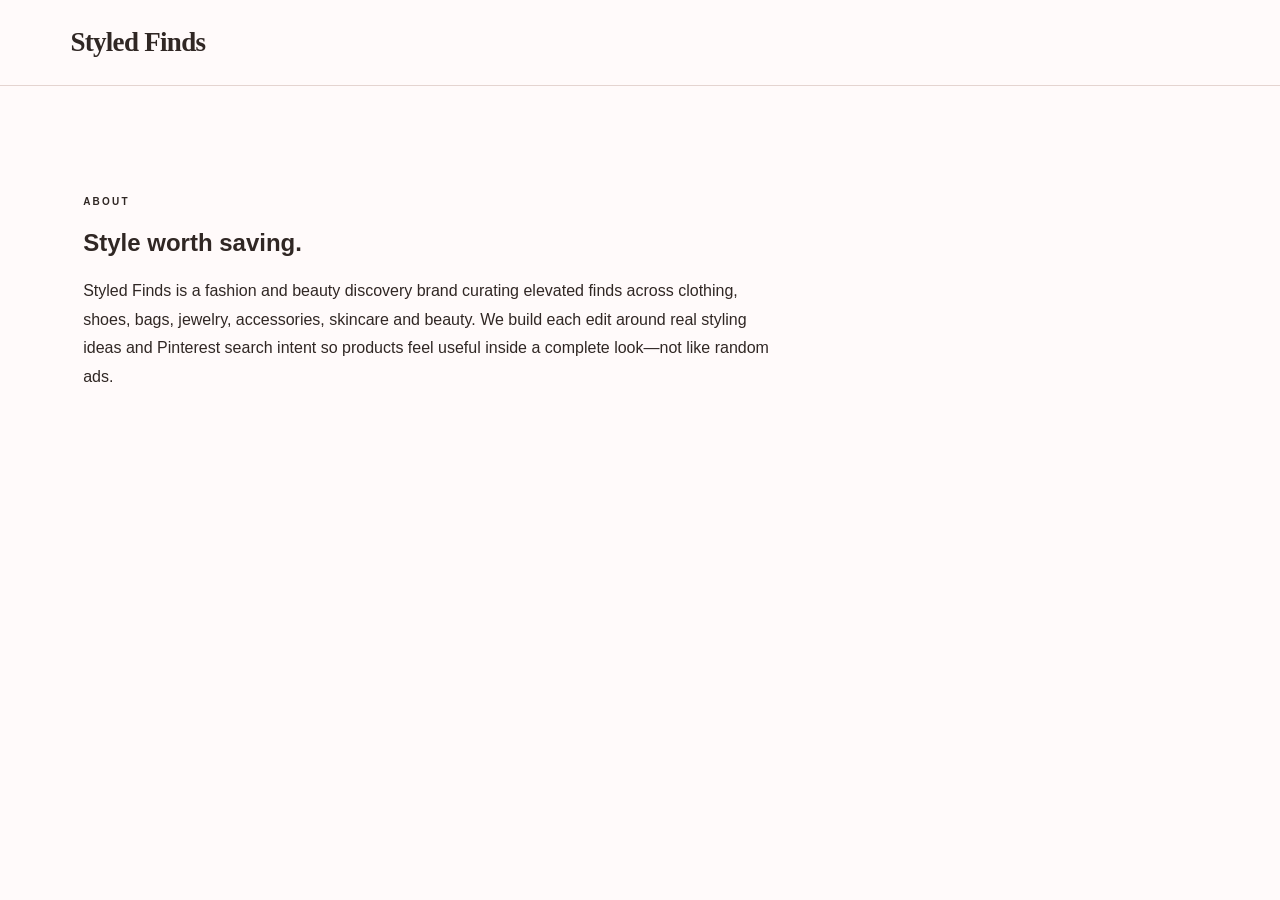
<file: about.html>
<!doctype html><html><head><meta charset="utf-8"><meta name="viewport" content="width=device-width,initial-scale=1"><link rel="canonical" href="https://styledfinds.co/about.html"><link rel="stylesheet" href="styles.css"><link rel="stylesheet" href="style-amazon.css"><title>About | Styled Finds</title></head><body><header><a class="logo" href="index.html">Styled Finds</a></header><section class="section"><span class="eyebrow">ABOUT</span><h2>Style worth saving.</h2><p style="max-width:700px;line-height:1.8">Styled Finds is a fashion and beauty discovery brand curating elevated finds across clothing, shoes, bags, jewelry, accessories, skincare and beauty. We build each edit around real styling ideas and Pinterest search intent so products feel useful inside a complete look—not like random ads.</p></section></body></html>
</file>
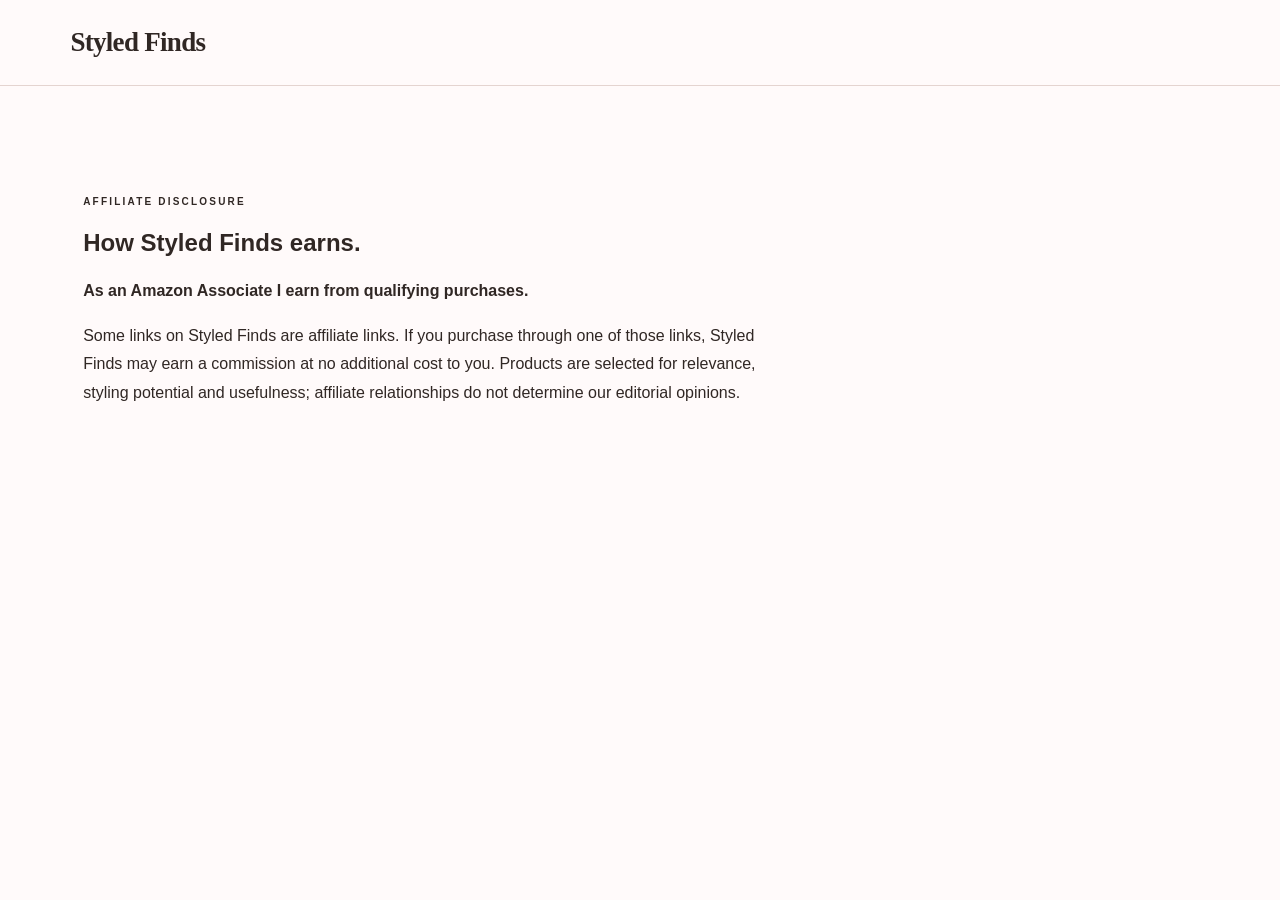
<file: disclosure.html>
<!doctype html><html><head><meta charset="utf-8"><meta name="viewport" content="width=device-width,initial-scale=1"><link rel="canonical" href="https://styledfinds.co/disclosure.html"><link rel="stylesheet" href="styles.css"><link rel="stylesheet" href="style-amazon.css"><title>Affiliate Disclosure | Styled Finds</title></head><body><header><a class="logo" href="index.html">Styled Finds</a></header><section class="section"><span class="eyebrow">AFFILIATE DISCLOSURE</span><h2>How Styled Finds earns.</h2><p style="max-width:700px;line-height:1.8"><strong>As an Amazon Associate I earn from qualifying purchases.</strong></p><p style="max-width:700px;line-height:1.8">Some links on Styled Finds are affiliate links. If you purchase through one of those links, Styled Finds may earn a commission at no additional cost to you. Products are selected for relevance, styling potential and usefulness; affiliate relationships do not determine our editorial opinions.</p></section></body></html>
</file>
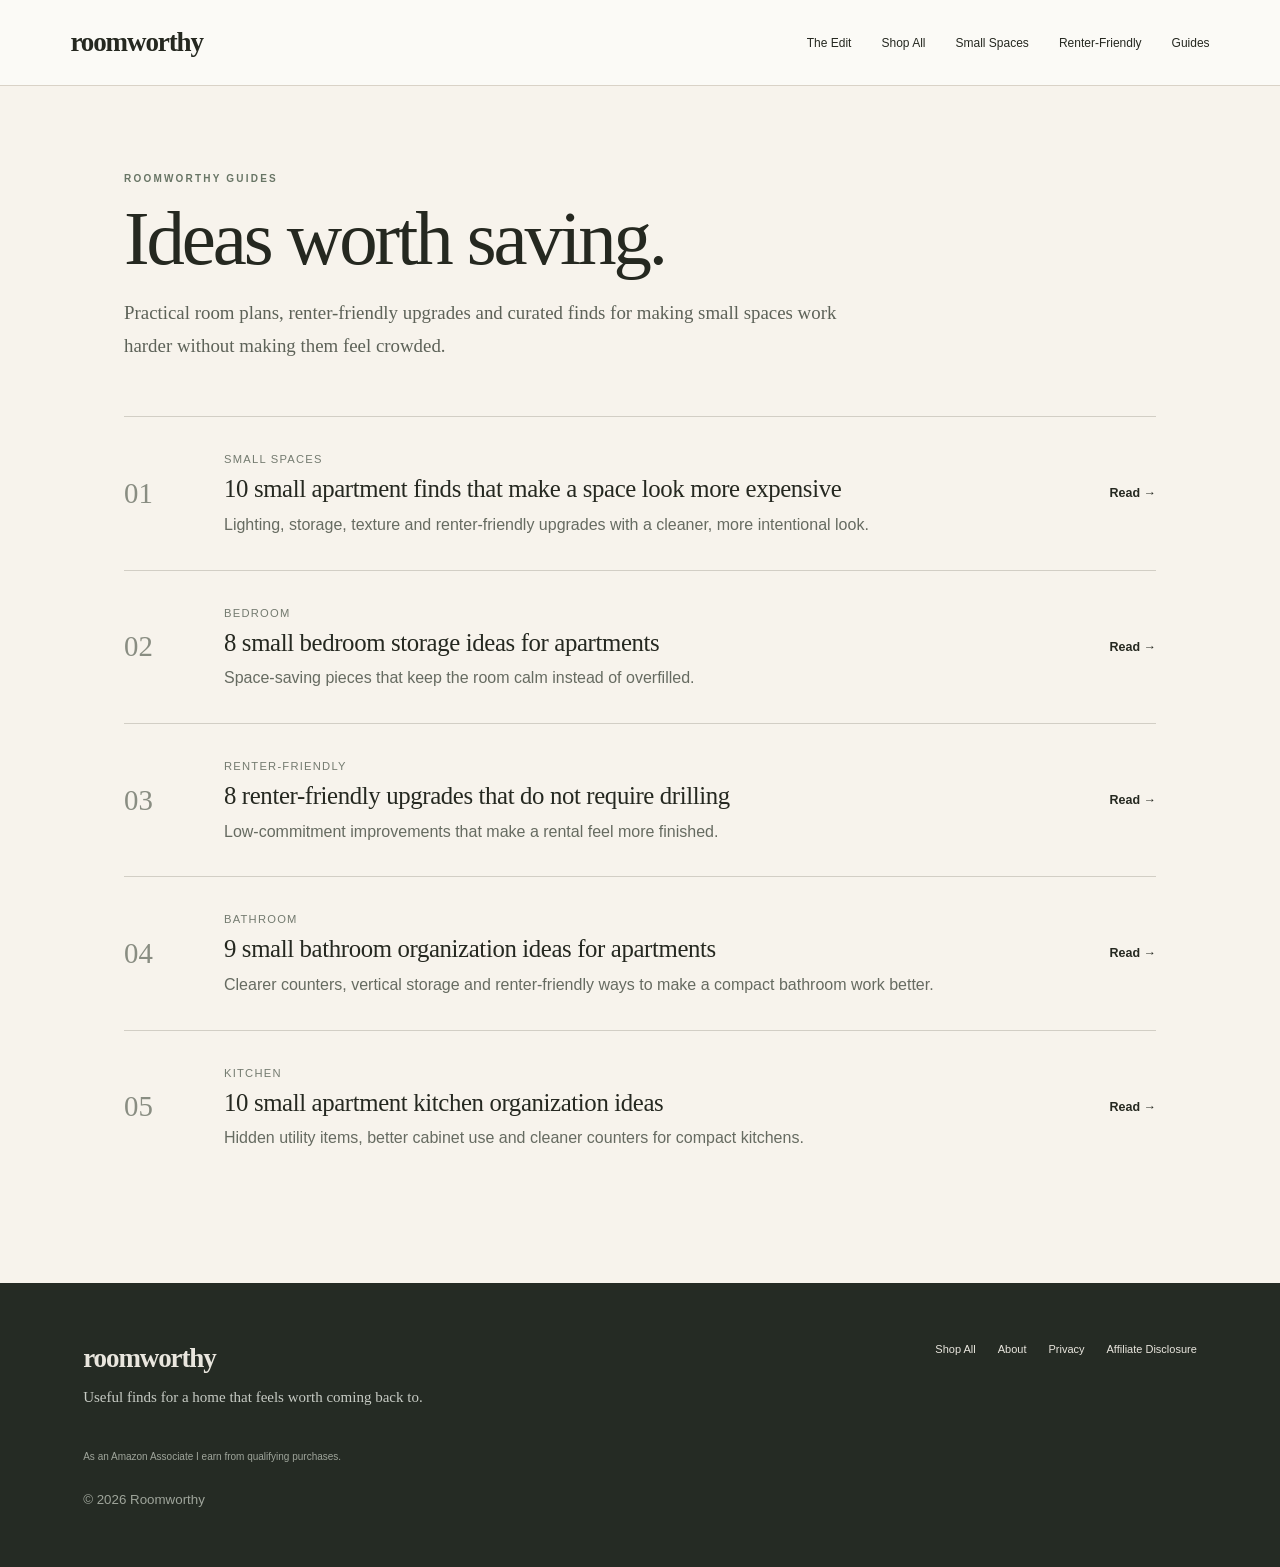
<file: guide.html>
<!doctype html><html lang="en"><head><meta charset="utf-8"><meta name="viewport" content="width=device-width,initial-scale=1"><meta name="description" content="Roomworthy guides for small apartments, renter-friendly upgrades, storage, bedrooms, bathrooms, kitchens and practical home styling."><link rel="canonical" href="https://room-worthy.com/guide.html"><meta property="og:type" content="website"><meta property="og:site_name" content="Roomworthy"><meta property="og:title" content="Roomworthy Guides"><meta property="og:description" content="Practical, save-worthy guides for apartments and small spaces."><meta property="og:url" content="https://room-worthy.com/guide.html"><title>Roomworthy Guides</title><script async src="https://www.googletagmanager.com/gtag/js?id=G-VHHW3KEQH3"></script><script defer src="analytics.js?v=1"></script><link rel="stylesheet" href="styles.css"><link rel="stylesheet" href="article.css"></head><body class="article-page"><header class="site-header"><a class="logo" href="index.html">roomworthy</a><nav><a href="index.html#edit">The Edit</a><a href="products.html">Shop All</a><a href="category.html?room=small-spaces">Small Spaces</a><a href="category.html?room=renter-friendly">Renter-Friendly</a><a href="guide.html">Guides</a></nav></header><main class="guide-hub"><span class="eyebrow">ROOMWORTHY GUIDES</span><h1>Ideas worth saving.</h1><p class="article-dek">Practical room plans, renter-friendly upgrades and curated finds for making small spaces work harder without making them feel crowded.</p><div style="margin-top:54px"><a class="guide-card" href="small-apartment-finds.html"><span>01</span><div><small>SMALL SPACES</small><h2>10 small apartment finds that make a space look more expensive</h2><p>Lighting, storage, texture and renter-friendly upgrades with a cleaner, more intentional look.</p></div><b>Read →</b></a><a class="guide-card" href="small-bedroom-storage.html"><span>02</span><div><small>BEDROOM</small><h2>8 small bedroom storage ideas for apartments</h2><p>Space-saving pieces that keep the room calm instead of overfilled.</p></div><b>Read →</b></a><a class="guide-card" href="renter-friendly-upgrades.html"><span>03</span><div><small>RENTER-FRIENDLY</small><h2>8 renter-friendly upgrades that do not require drilling</h2><p>Low-commitment improvements that make a rental feel more finished.</p></div><b>Read →</b></a><a class="guide-card" href="small-bathroom-organization.html"><span>04</span><div><small>BATHROOM</small><h2>9 small bathroom organization ideas for apartments</h2><p>Clearer counters, vertical storage and renter-friendly ways to make a compact bathroom work better.</p></div><b>Read →</b></a><a class="guide-card" href="small-apartment-kitchen-organization.html"><span>05</span><div><small>KITCHEN</small><h2>10 small apartment kitchen organization ideas</h2><p>Hidden utility items, better cabinet use and cleaner counters for compact kitchens.</p></div><b>Read →</b></a></div></main><footer><div><a class="logo" href="index.html">roomworthy</a><p>Useful finds for a home that feels worth coming back to.</p></div><div class="footer-links"><a href="products.html">Shop All</a><a href="about.html">About</a><a href="privacy.html">Privacy</a><a href="disclosure.html">Affiliate Disclosure</a></div><p class="disclosure">As an Amazon Associate I earn from qualifying purchases.</p><small>© 2026 Roomworthy</small></footer></body></html>
</file>
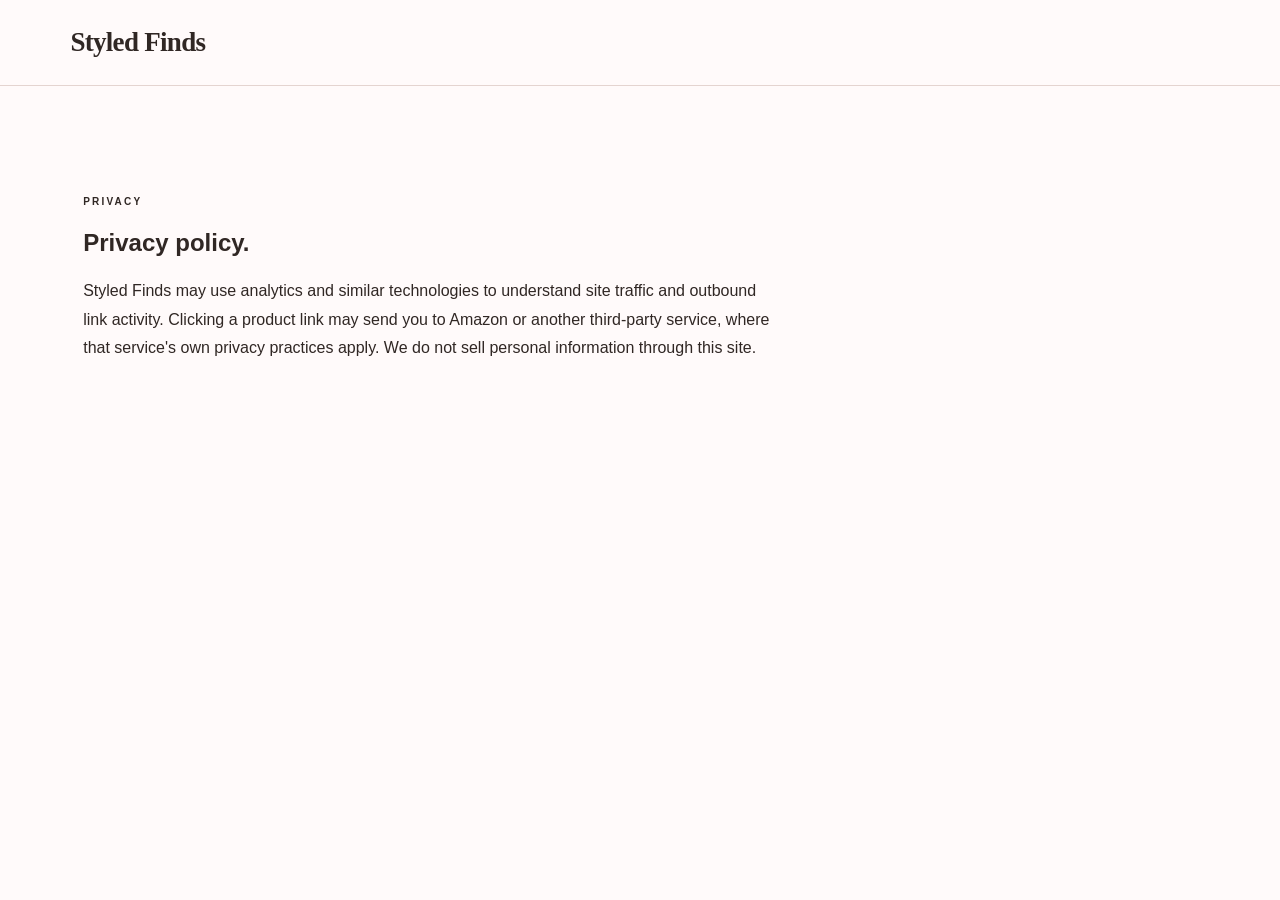
<file: privacy.html>
<!doctype html><html><head><meta charset="utf-8"><meta name="viewport" content="width=device-width,initial-scale=1"><link rel="canonical" href="https://styledfinds.co/privacy.html"><link rel="stylesheet" href="styles.css"><link rel="stylesheet" href="style-amazon.css"><title>Privacy | Styled Finds</title></head><body><header><a class="logo" href="index.html">Styled Finds</a></header><section class="section"><span class="eyebrow">PRIVACY</span><h2>Privacy policy.</h2><p style="max-width:700px;line-height:1.8">Styled Finds may use analytics and similar technologies to understand site traffic and outbound link activity. Clicking a product link may send you to Amazon or another third-party service, where that service's own privacy practices apply. We do not sell personal information through this site.</p></section></body></html>
</file>
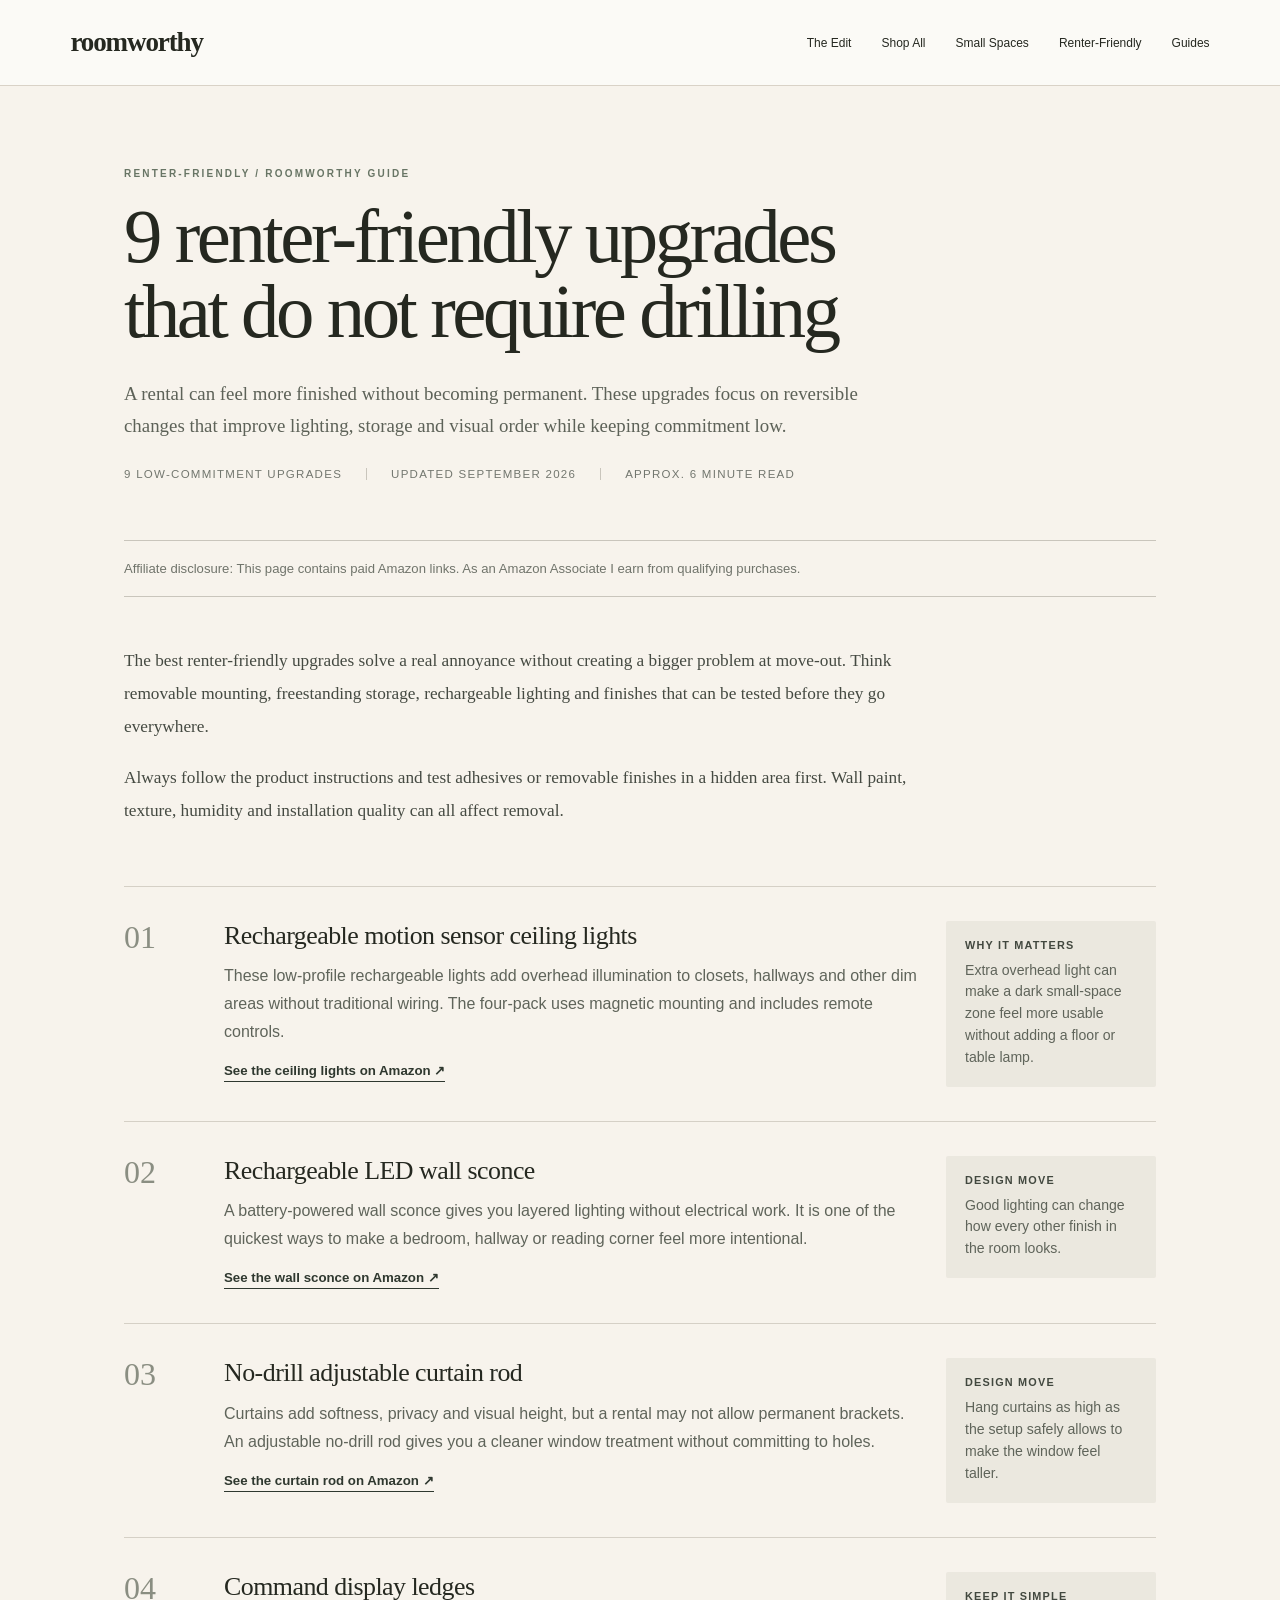
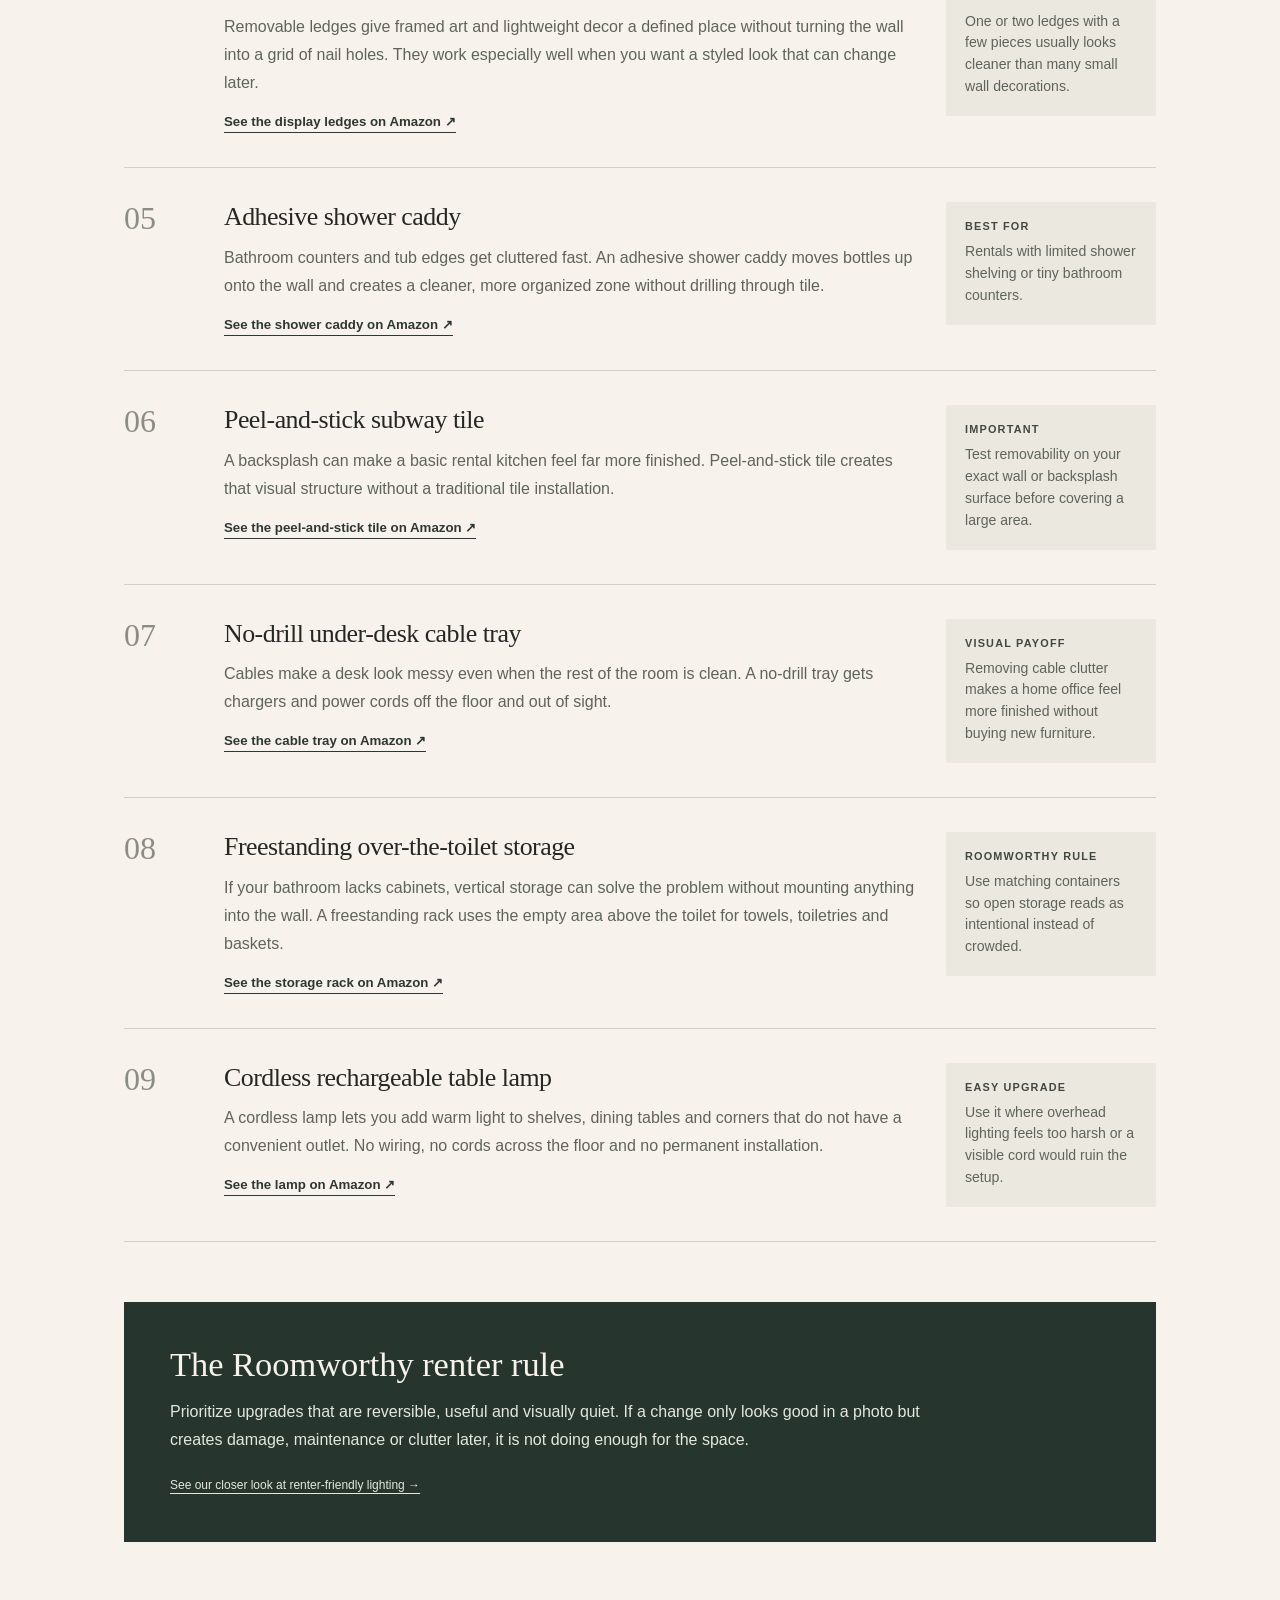
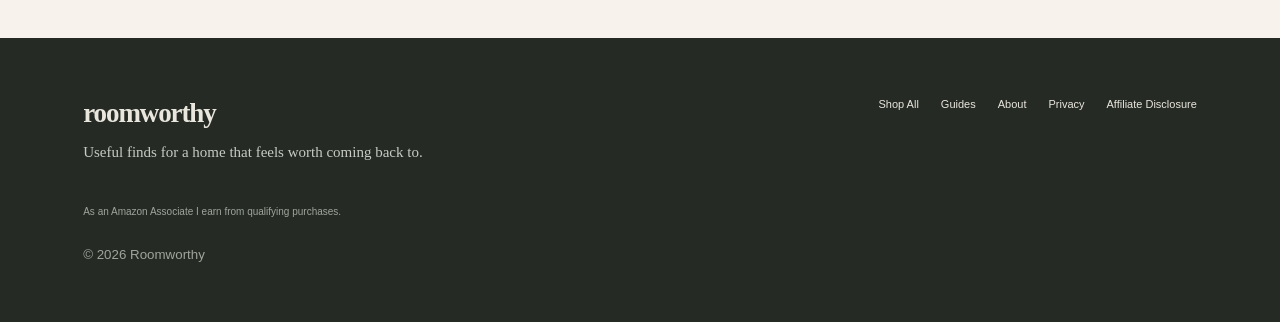
<file: renter-friendly-upgrades.html>
<!doctype html><html lang="en"><head><meta charset="utf-8"><meta name="viewport" content="width=device-width,initial-scale=1"><meta name="description" content="Renter-friendly apartment upgrades that do not require drilling, with practical ways to improve lighting, storage and finish without permanent changes."><link rel="canonical" href="https://room-worthy.com/renter-friendly-upgrades.html"><meta property="og:type" content="article"><meta property="og:site_name" content="Roomworthy"><meta property="og:title" content="9 Renter-Friendly Upgrades That Do Not Require Drilling"><meta property="og:description" content="Low-commitment apartment upgrades for better lighting, storage and a more finished look."><meta property="og:url" content="https://room-worthy.com/renter-friendly-upgrades.html"><title>9 Renter-Friendly Upgrades That Do Not Require Drilling | Roomworthy</title><script async src="https://www.googletagmanager.com/gtag/js?id=G-VHHW3KEQH3"></script><script defer src="analytics.js?v=1"></script><script type="application/ld+json">{"@context":"https://schema.org","@type":"Article","headline":"9 Renter-Friendly Upgrades That Do Not Require Drilling","description":"Low-commitment apartment upgrades for better lighting, storage and a more finished look.","datePublished":"2026-09-09","dateModified":"2026-09-10","author":{"@type":"Organization","name":"Roomworthy"},"publisher":{"@type":"Organization","name":"Roomworthy"},"mainEntityOfPage":"https://room-worthy.com/renter-friendly-upgrades.html"}</script><link rel="stylesheet" href="styles.css"><link rel="stylesheet" href="article.css"></head><body class="article-page"><header class="site-header"><a class="logo" href="index.html">roomworthy</a><nav><a href="index.html#edit">The Edit</a><a href="products.html">Shop All</a><a href="category.html?room=small-spaces">Small Spaces</a><a href="category.html?room=renter-friendly">Renter-Friendly</a><a href="guide.html">Guides</a></nav></header><main><article><header class="article-header"><span class="eyebrow">RENTER-FRIENDLY / ROOMWORTHY GUIDE</span><h1>9 renter-friendly upgrades that do not require drilling</h1><p class="article-dek">A rental can feel more finished without becoming permanent. These upgrades focus on reversible changes that improve lighting, storage and visual order while keeping commitment low.</p><div class="article-meta"><span>9 low-commitment upgrades</span><span>Updated September 2026</span><span>Approx. 6 minute read</span></div></header><div class="article-shell"><p class="article-note">As an Amazon Associate I earn from qualifying purchases. Product links below are affiliate links.</p><div class="article-intro"><p>The best renter-friendly upgrades solve a real annoyance without creating a bigger problem at move-out. Think removable mounting, freestanding storage, rechargeable lighting and finishes that can be tested before they go everywhere.</p><p>Always follow the product instructions and test adhesives or removable finishes in a hidden area first. Wall paint, texture, humidity and installation quality can all affect removal.</p></div><section class="article-grid"><article class="article-pick"><div class="article-number">01</div><div><h2>Rechargeable motion sensor ceiling lights</h2><p>These low-profile rechargeable lights add overhead illumination to closets, hallways and other dim areas without traditional wiring. The four-pack uses magnetic mounting and includes remote controls.</p><a class="article-cta" href="https://link.amazon/B05fIO2G3" target="_blank" rel="sponsored nofollow noopener">See the ceiling lights on Amazon (paid link) ↗</a></div><aside class="article-why"><strong>Why it matters</strong><p>Extra overhead light can make a dark small-space zone feel more usable without adding a floor or table lamp.</p></aside></article><article class="article-pick"><div class="article-number">02</div><div><h2>Rechargeable LED wall sconce</h2><p>A battery-powered wall sconce gives you layered lighting without electrical work. It is one of the quickest ways to make a bedroom, hallway or reading corner feel more intentional.</p><a class="article-cta" href="https://amzn.to/4x8dT1B" target="_blank" rel="sponsored nofollow noopener">See the wall sconce on Amazon (paid link) ↗</a></div><aside class="article-why"><strong>Design move</strong><p>Good lighting can change how every other finish in the room looks.</p></aside></article><article class="article-pick"><div class="article-number">03</div><div><h2>No-drill adjustable curtain rod</h2><p>Curtains add softness, privacy and visual height, but a rental may not allow permanent brackets. An adjustable no-drill rod gives you a cleaner window treatment without committing to holes.</p><a class="article-cta" href="https://amzn.to/3TdZ0wV" target="_blank" rel="sponsored nofollow noopener">See the curtain rod on Amazon (paid link) ↗</a></div><aside class="article-why"><strong>Design move</strong><p>Hang curtains as high as the setup safely allows to make the window feel taller.</p></aside></article><article class="article-pick"><div class="article-number">04</div><div><h2>Command display ledges</h2><p>Removable ledges give framed art and lightweight decor a defined place without turning the wall into a grid of nail holes. They work especially well when you want a styled look that can change later.</p><a class="article-cta" href="https://amzn.to/4gYmM84" target="_blank" rel="sponsored nofollow noopener">See the display ledges on Amazon (paid link) ↗</a></div><aside class="article-why"><strong>Keep it simple</strong><p>One or two ledges with a few pieces usually looks cleaner than many small wall decorations.</p></aside></article><article class="article-pick"><div class="article-number">05</div><div><h2>Adhesive shower caddy</h2><p>Bathroom counters and tub edges get cluttered fast. An adhesive shower caddy moves bottles up onto the wall and creates a cleaner, more organized zone without drilling through tile.</p><a class="article-cta" href="https://amzn.to/4ihNn2g" target="_blank" rel="sponsored nofollow noopener">See the shower caddy on Amazon (paid link) ↗</a></div><aside class="article-why"><strong>Best for</strong><p>Rentals with limited shower shelving or tiny bathroom counters.</p></aside></article><article class="article-pick"><div class="article-number">06</div><div><h2>Peel-and-stick subway tile</h2><p>A backsplash can make a basic rental kitchen feel far more finished. Peel-and-stick tile creates that visual structure without a traditional tile installation.</p><a class="article-cta" href="https://amzn.to/4gVDogM" target="_blank" rel="sponsored nofollow noopener">See the peel-and-stick tile on Amazon (paid link) ↗</a></div><aside class="article-why"><strong>Important</strong><p>Test removability on your exact wall or backsplash surface before covering a large area.</p></aside></article><article class="article-pick"><div class="article-number">07</div><div><h2>No-drill under-desk cable tray</h2><p>Cables make a desk look messy even when the rest of the room is clean. A no-drill tray gets chargers and power cords off the floor and out of sight.</p><a class="article-cta" href="https://amzn.to/4qYHJnP" target="_blank" rel="sponsored nofollow noopener">See the cable tray on Amazon (paid link) ↗</a></div><aside class="article-why"><strong>Visual payoff</strong><p>Removing cable clutter makes a home office feel more finished without buying new furniture.</p></aside></article><article class="article-pick"><div class="article-number">08</div><div><h2>Freestanding over-the-toilet storage</h2><p>If your bathroom lacks cabinets, vertical storage can solve the problem without mounting anything into the wall. A freestanding rack uses the empty area above the toilet for towels, toiletries and baskets.</p><a class="article-cta" href="https://amzn.to/4xd1fym" target="_blank" rel="sponsored nofollow noopener">See the storage rack on Amazon (paid link) ↗</a></div><aside class="article-why"><strong>Roomworthy rule</strong><p>Use matching containers so open storage reads as intentional instead of crowded.</p></aside></article><article class="article-pick"><div class="article-number">09</div><div><h2>Cordless rechargeable table lamp</h2><p>A cordless lamp lets you add warm light to shelves, dining tables and corners that do not have a convenient outlet. No wiring, no cords across the floor and no permanent installation.</p><a class="article-cta" href="https://amzn.to/46JusGi" target="_blank" rel="sponsored nofollow noopener">See the lamp on Amazon (paid link) ↗</a></div><aside class="article-why"><strong>Easy upgrade</strong><p>Use it where overhead lighting feels too harsh or a visible cord would ruin the setup.</p></aside></article></section><section class="article-close"><h2>The Roomworthy renter rule</h2><p>Prioritize upgrades that are reversible, useful and visually quiet. If a change only looks good in a photo but creates damage, maintenance or clutter later, it is not doing enough for the space.</p><p><a class="text-button" href="renter-friendly-lighting.html">See our closer look at renter-friendly lighting →</a></p></section></div></article></main><footer><div><a class="logo" href="index.html">roomworthy</a><p>Useful finds for a home that feels worth coming back to.</p></div><div class="footer-links"><a href="products.html">Shop All</a><a href="guide.html">Guides</a><a href="about.html">About</a><a href="privacy.html">Privacy</a><a href="disclosure.html">Affiliate Disclosure</a></div><p class="disclosure">As an Amazon Associate I earn from qualifying purchases.</p><small>© 2026 Roomworthy</small></footer></body></html>
</file>
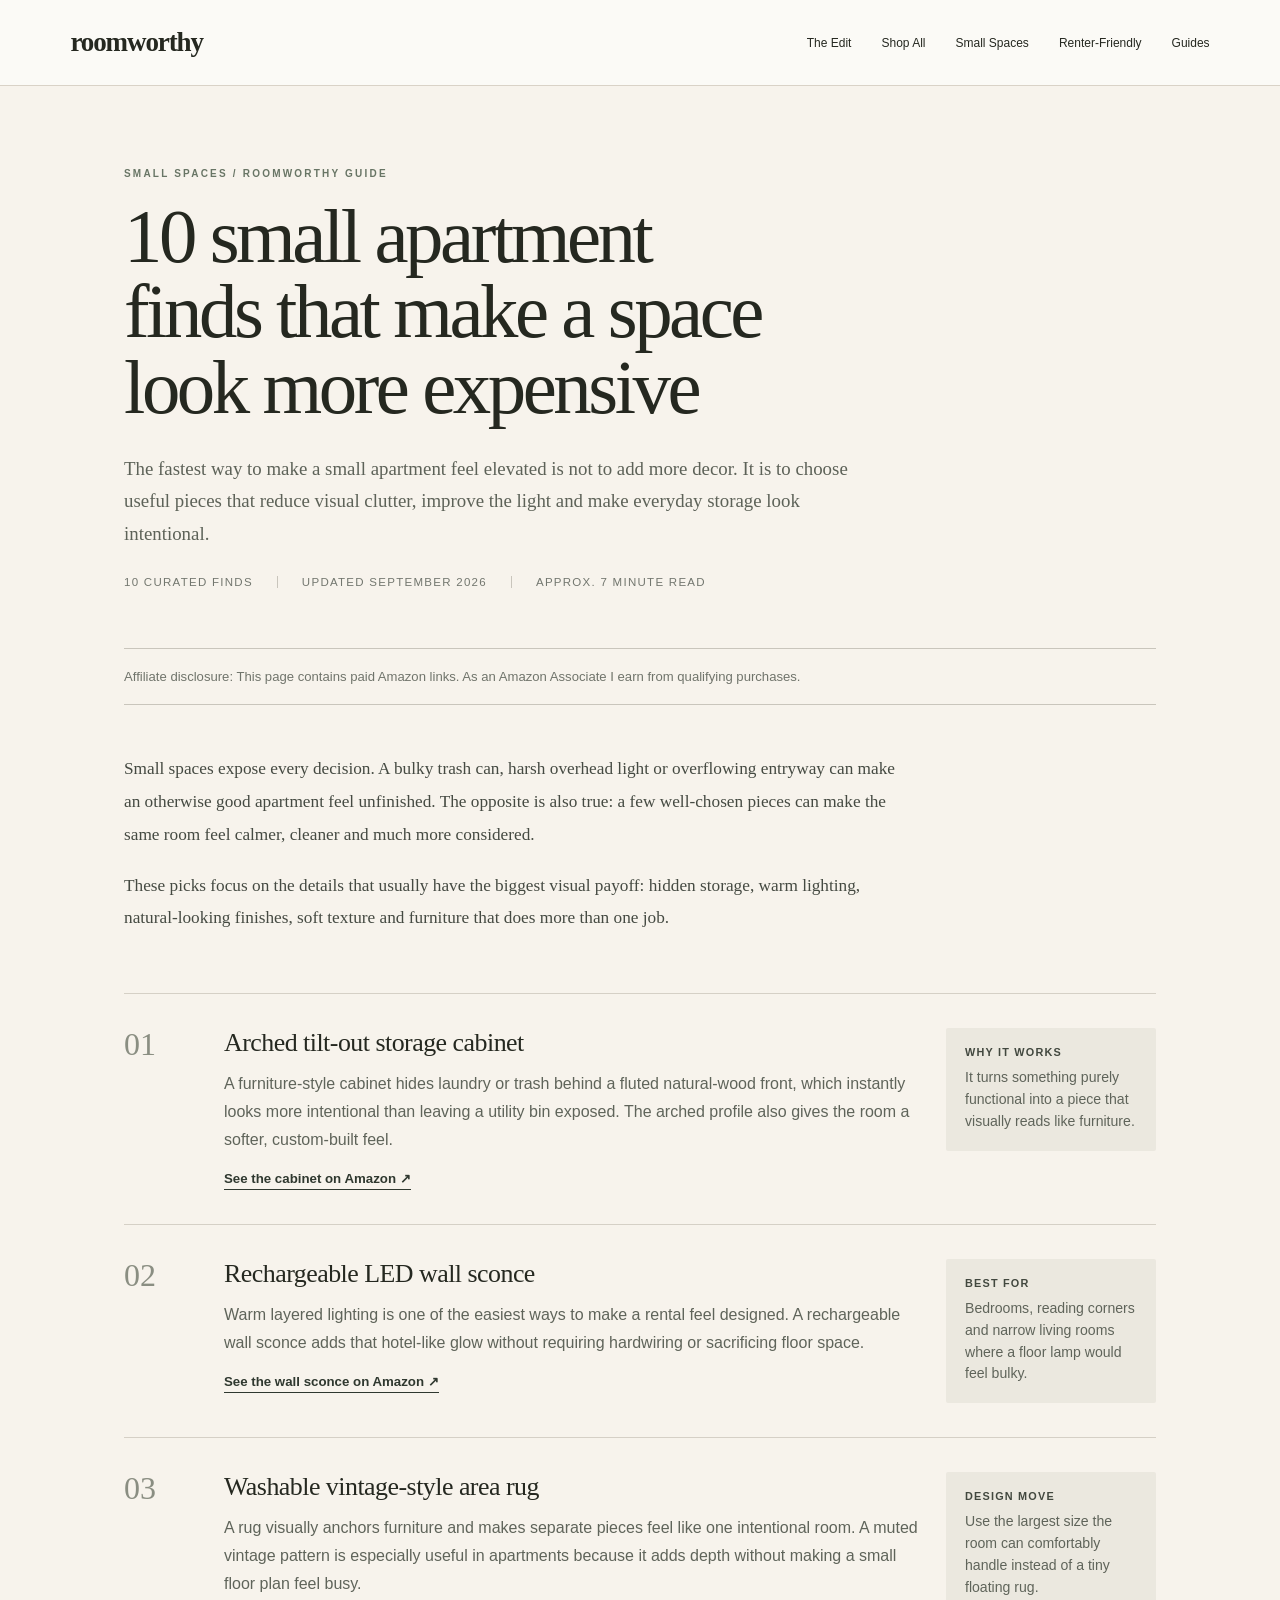
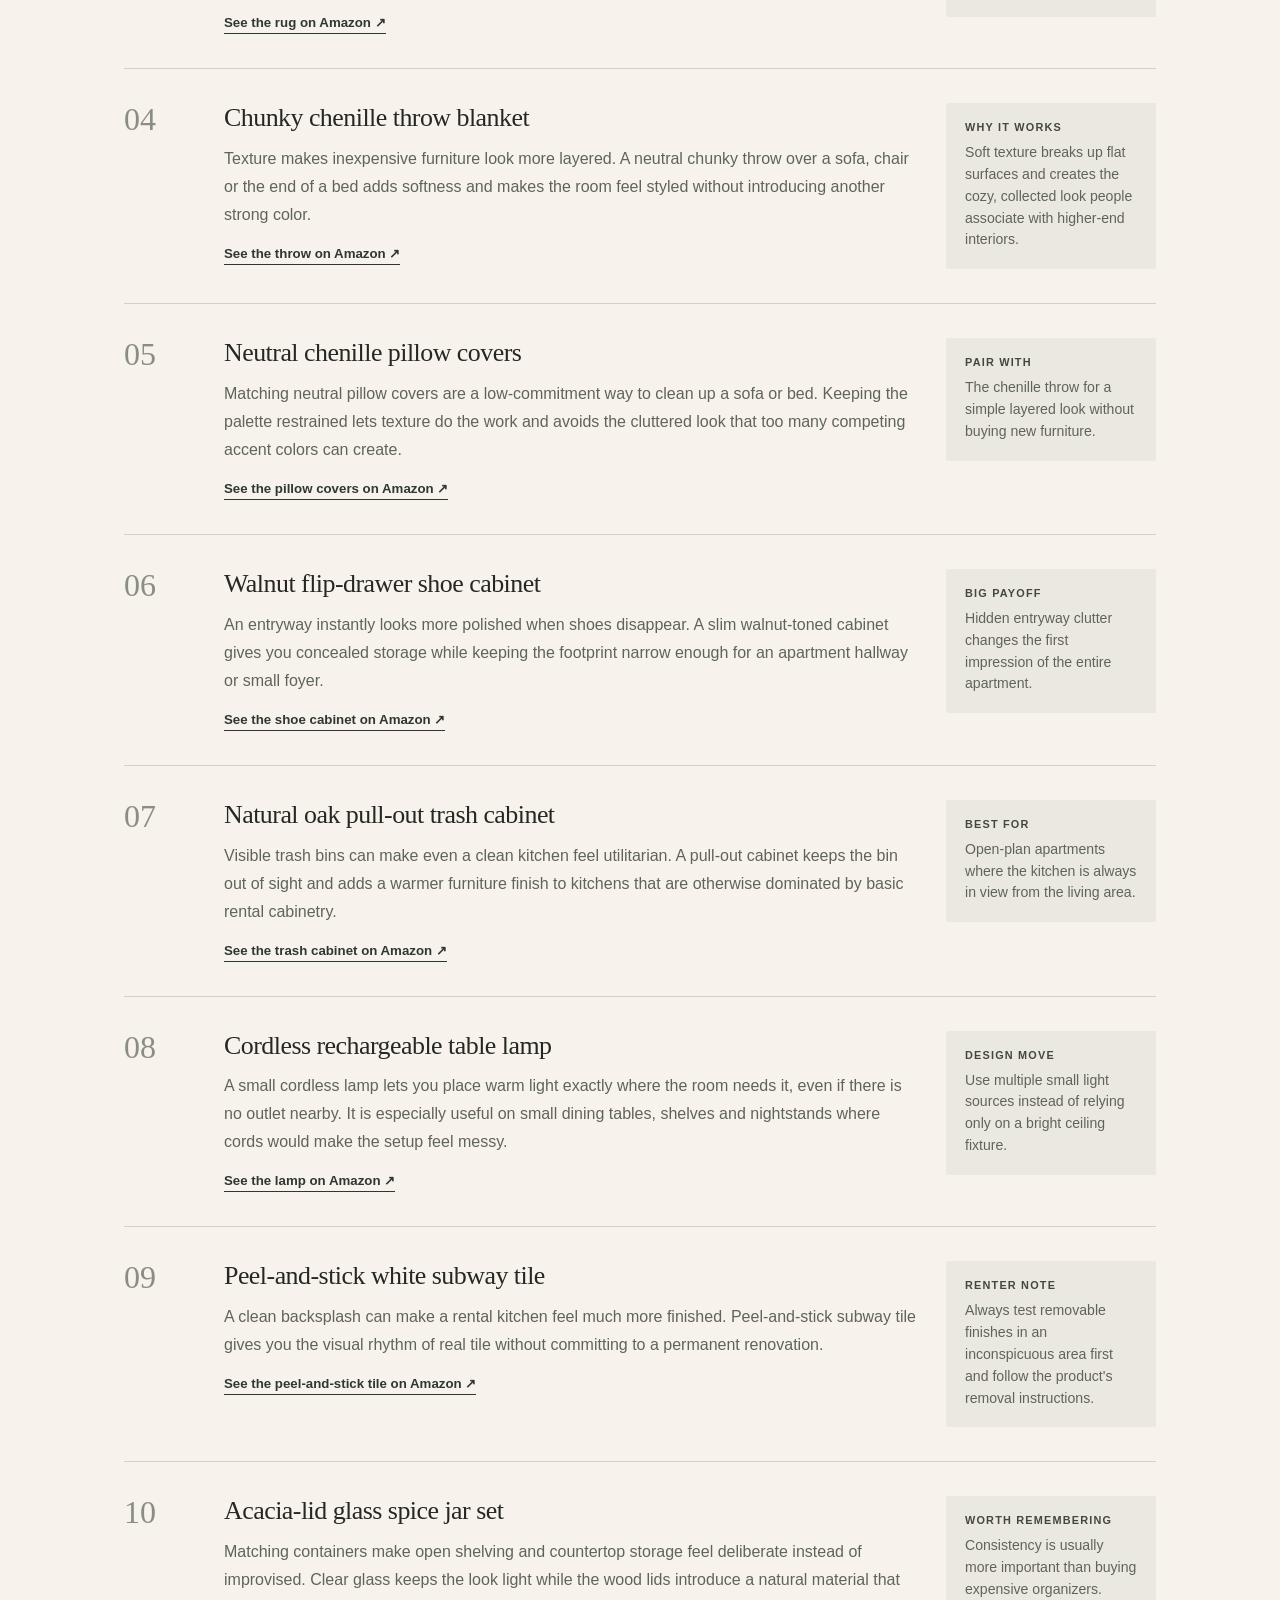
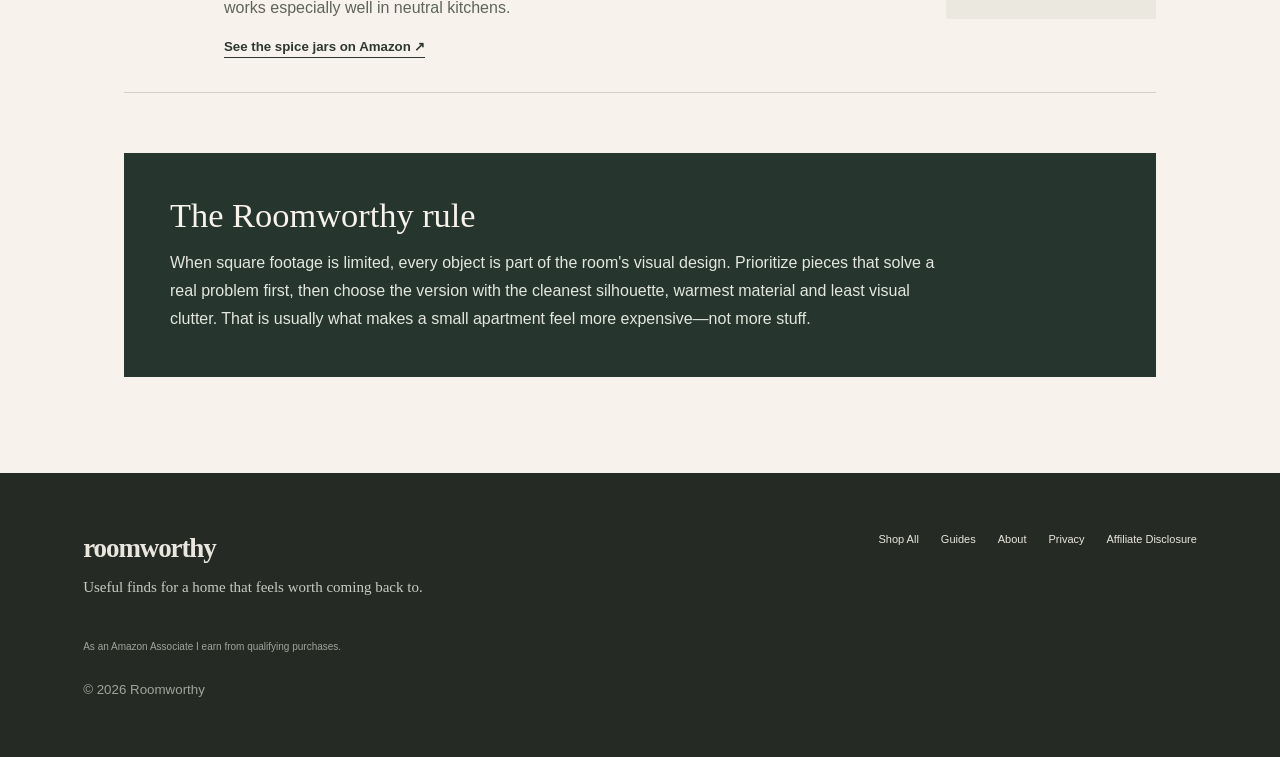
<file: small-apartment-finds.html>
<!doctype html><html lang="en"><head><meta charset="utf-8"><meta name="viewport" content="width=device-width,initial-scale=1"><meta name="description" content="10 elevated small apartment finds that help a space look more expensive, organized and intentional without wasting room."><link rel="canonical" href="https://room-worthy.com/small-apartment-finds.html"><meta property="og:type" content="article"><meta property="og:site_name" content="Roomworthy"><meta property="og:title" content="10 Small Apartment Finds That Make a Space Look More Expensive"><meta property="og:description" content="Practical, elevated finds for small apartments that improve lighting, storage, texture and visual calm."><meta property="og:url" content="https://room-worthy.com/small-apartment-finds.html"><title>10 Small Apartment Finds That Make a Space Look More Expensive | Roomworthy</title><script async src="https://www.googletagmanager.com/gtag/js?id=G-VHHW3KEQH3"></script><script defer src="analytics.js?v=1"></script><script type="application/ld+json">{"@context":"https://schema.org","@type":"Article","headline":"10 Small Apartment Finds That Make a Space Look More Expensive","description":"Practical, elevated finds for small apartments that improve lighting, storage, texture and visual calm.","datePublished":"2026-09-09","dateModified":"2026-09-09","author":{"@type":"Organization","name":"Roomworthy"},"publisher":{"@type":"Organization","name":"Roomworthy"},"mainEntityOfPage":"https://room-worthy.com/small-apartment-finds.html"}</script><link rel="stylesheet" href="styles.css"><link rel="stylesheet" href="article.css"></head><body class="article-page"><header class="site-header"><a class="logo" href="index.html">roomworthy</a><nav><a href="index.html#edit">The Edit</a><a href="products.html">Shop All</a><a href="category.html?room=small-spaces">Small Spaces</a><a href="category.html?room=renter-friendly">Renter-Friendly</a><a href="guide.html">Guides</a></nav></header><main><article><header class="article-header"><span class="eyebrow">SMALL SPACES / ROOMWORTHY GUIDE</span><h1>10 small apartment finds that make a space look more expensive</h1><p class="article-dek">The fastest way to make a small apartment feel elevated is not to add more decor. It is to choose useful pieces that reduce visual clutter, improve the light and make everyday storage look intentional.</p><div class="article-meta"><span>10 curated finds</span><span>Updated September 2026</span><span>Approx. 7 minute read</span></div></header><div class="article-shell"><p class="article-note">As an Amazon Associate I earn from qualifying purchases. Product links below are affiliate links.</p><div class="article-intro"><p>Small spaces expose every decision. A bulky trash can, harsh overhead light or overflowing entryway can make an otherwise good apartment feel unfinished. The opposite is also true: a few well-chosen pieces can make the same room feel calmer, cleaner and much more considered.</p><p>These picks focus on the details that usually have the biggest visual payoff: hidden storage, warm lighting, natural-looking finishes, soft texture and furniture that does more than one job.</p></div><section class="article-grid"><article class="article-pick"><div class="article-number">01</div><div><h2>Arched tilt-out storage cabinet</h2><p>A furniture-style cabinet hides laundry or trash behind a fluted natural-wood front, which instantly looks more intentional than leaving a utility bin exposed. The arched profile also gives the room a softer, custom-built feel.</p><a class="article-cta" href="https://amzn.to/4gVFCwE" target="_blank" rel="sponsored nofollow noopener">See the cabinet on Amazon (paid link) ↗</a></div><aside class="article-why"><strong>Why it works</strong><p>It turns something purely functional into a piece that visually reads like furniture.</p></aside></article><article class="article-pick"><div class="article-number">02</div><div><h2>Rechargeable LED wall sconce</h2><p>Warm layered lighting is one of the easiest ways to make a rental feel designed. A rechargeable wall sconce adds that hotel-like glow without requiring hardwiring or sacrificing floor space.</p><a class="article-cta" href="https://amzn.to/4x8dT1B" target="_blank" rel="sponsored nofollow noopener">See the wall sconce on Amazon (paid link) ↗</a></div><aside class="article-why"><strong>Best for</strong><p>Bedrooms, reading corners and narrow living rooms where a floor lamp would feel bulky.</p></aside></article><article class="article-pick"><div class="article-number">03</div><div><h2>Washable vintage-style area rug</h2><p>A rug visually anchors furniture and makes separate pieces feel like one intentional room. A muted vintage pattern is especially useful in apartments because it adds depth without making a small floor plan feel busy.</p><a class="article-cta" href="https://amzn.to/4xaYU70" target="_blank" rel="sponsored nofollow noopener">See the rug on Amazon (paid link) ↗</a></div><aside class="article-why"><strong>Design move</strong><p>Use the largest size the room can comfortably handle instead of a tiny floating rug.</p></aside></article><article class="article-pick"><div class="article-number">04</div><div><h2>Chunky chenille throw blanket</h2><p>Texture makes inexpensive furniture look more layered. A neutral chunky throw over a sofa, chair or the end of a bed adds softness and makes the room feel styled without introducing another strong color.</p><a class="article-cta" href="https://amzn.to/4iRtmQ8" target="_blank" rel="sponsored nofollow noopener">See the throw on Amazon (paid link) ↗</a></div><aside class="article-why"><strong>Why it works</strong><p>Soft texture breaks up flat surfaces and creates the cozy, collected look people associate with higher-end interiors.</p></aside></article><article class="article-pick"><div class="article-number">05</div><div><h2>Neutral chenille pillow covers</h2><p>Matching neutral pillow covers are a low-commitment way to clean up a sofa or bed. Keeping the palette restrained lets texture do the work and avoids the cluttered look that too many competing accent colors can create.</p><a class="article-cta" href="https://amzn.to/4xgwFE6" target="_blank" rel="sponsored nofollow noopener">See the pillow covers on Amazon (paid link) ↗</a></div><aside class="article-why"><strong>Pair with</strong><p>The chenille throw for a simple layered look without buying new furniture.</p></aside></article><article class="article-pick"><div class="article-number">06</div><div><h2>Walnut flip-drawer shoe cabinet</h2><p>An entryway instantly looks more polished when shoes disappear. A slim walnut-toned cabinet gives you concealed storage while keeping the footprint narrow enough for an apartment hallway or small foyer.</p><a class="article-cta" href="https://amzn.to/4cwa27b" target="_blank" rel="sponsored nofollow noopener">See the shoe cabinet on Amazon (paid link) ↗</a></div><aside class="article-why"><strong>Big payoff</strong><p>Hidden entryway clutter changes the first impression of the entire apartment.</p></aside></article><article class="article-pick"><div class="article-number">07</div><div><h2>Natural oak pull-out trash cabinet</h2><p>Visible trash bins can make even a clean kitchen feel utilitarian. A pull-out cabinet keeps the bin out of sight and adds a warmer furniture finish to kitchens that are otherwise dominated by basic rental cabinetry.</p><a class="article-cta" href="https://amzn.to/4xEkkun" target="_blank" rel="sponsored nofollow noopener">See the trash cabinet on Amazon (paid link) ↗</a></div><aside class="article-why"><strong>Best for</strong><p>Open-plan apartments where the kitchen is always in view from the living area.</p></aside></article><article class="article-pick"><div class="article-number">08</div><div><h2>Cordless rechargeable table lamp</h2><p>A small cordless lamp lets you place warm light exactly where the room needs it, even if there is no outlet nearby. It is especially useful on small dining tables, shelves and nightstands where cords would make the setup feel messy.</p><a class="article-cta" href="https://amzn.to/46JusGi" target="_blank" rel="sponsored nofollow noopener">See the lamp on Amazon (paid link) ↗</a></div><aside class="article-why"><strong>Design move</strong><p>Use multiple small light sources instead of relying only on a bright ceiling fixture.</p></aside></article><article class="article-pick"><div class="article-number">09</div><div><h2>Peel-and-stick white subway tile</h2><p>A clean backsplash can make a rental kitchen feel much more finished. Peel-and-stick subway tile gives you the visual rhythm of real tile without committing to a permanent renovation.</p><a class="article-cta" href="https://amzn.to/4gVDogM" target="_blank" rel="sponsored nofollow noopener">See the peel-and-stick tile on Amazon (paid link) ↗</a></div><aside class="article-why"><strong>Renter note</strong><p>Always test removable finishes in an inconspicuous area first and follow the product's removal instructions.</p></aside></article><article class="article-pick"><div class="article-number">10</div><div><h2>Acacia-lid glass spice jar set</h2><p>Matching containers make open shelving and countertop storage feel deliberate instead of improvised. Clear glass keeps the look light while the wood lids introduce a natural material that works especially well in neutral kitchens.</p><a class="article-cta" href="https://amzn.to/4AfFBMS" target="_blank" rel="sponsored nofollow noopener">See the spice jars on Amazon (paid link) ↗</a></div><aside class="article-why"><strong>Worth remembering</strong><p>Consistency is usually more important than buying expensive organizers.</p></aside></article></section><section class="article-close"><h2>The Roomworthy rule</h2><p>When square footage is limited, every object is part of the room's visual design. Prioritize pieces that solve a real problem first, then choose the version with the cleanest silhouette, warmest material and least visual clutter. That is usually what makes a small apartment feel more expensive—not more stuff.</p></section></div></article></main><footer><div><a class="logo" href="index.html">roomworthy</a><p>Useful finds for a home that feels worth coming back to.</p></div><div class="footer-links"><a href="products.html">Shop All</a><a href="guide.html">Guides</a><a href="about.html">About</a><a href="privacy.html">Privacy</a><a href="disclosure.html">Affiliate Disclosure</a></div><p class="disclosure">As an Amazon Associate I earn from qualifying purchases.</p><small>© 2026 Roomworthy</small></footer></body></html>
</file>
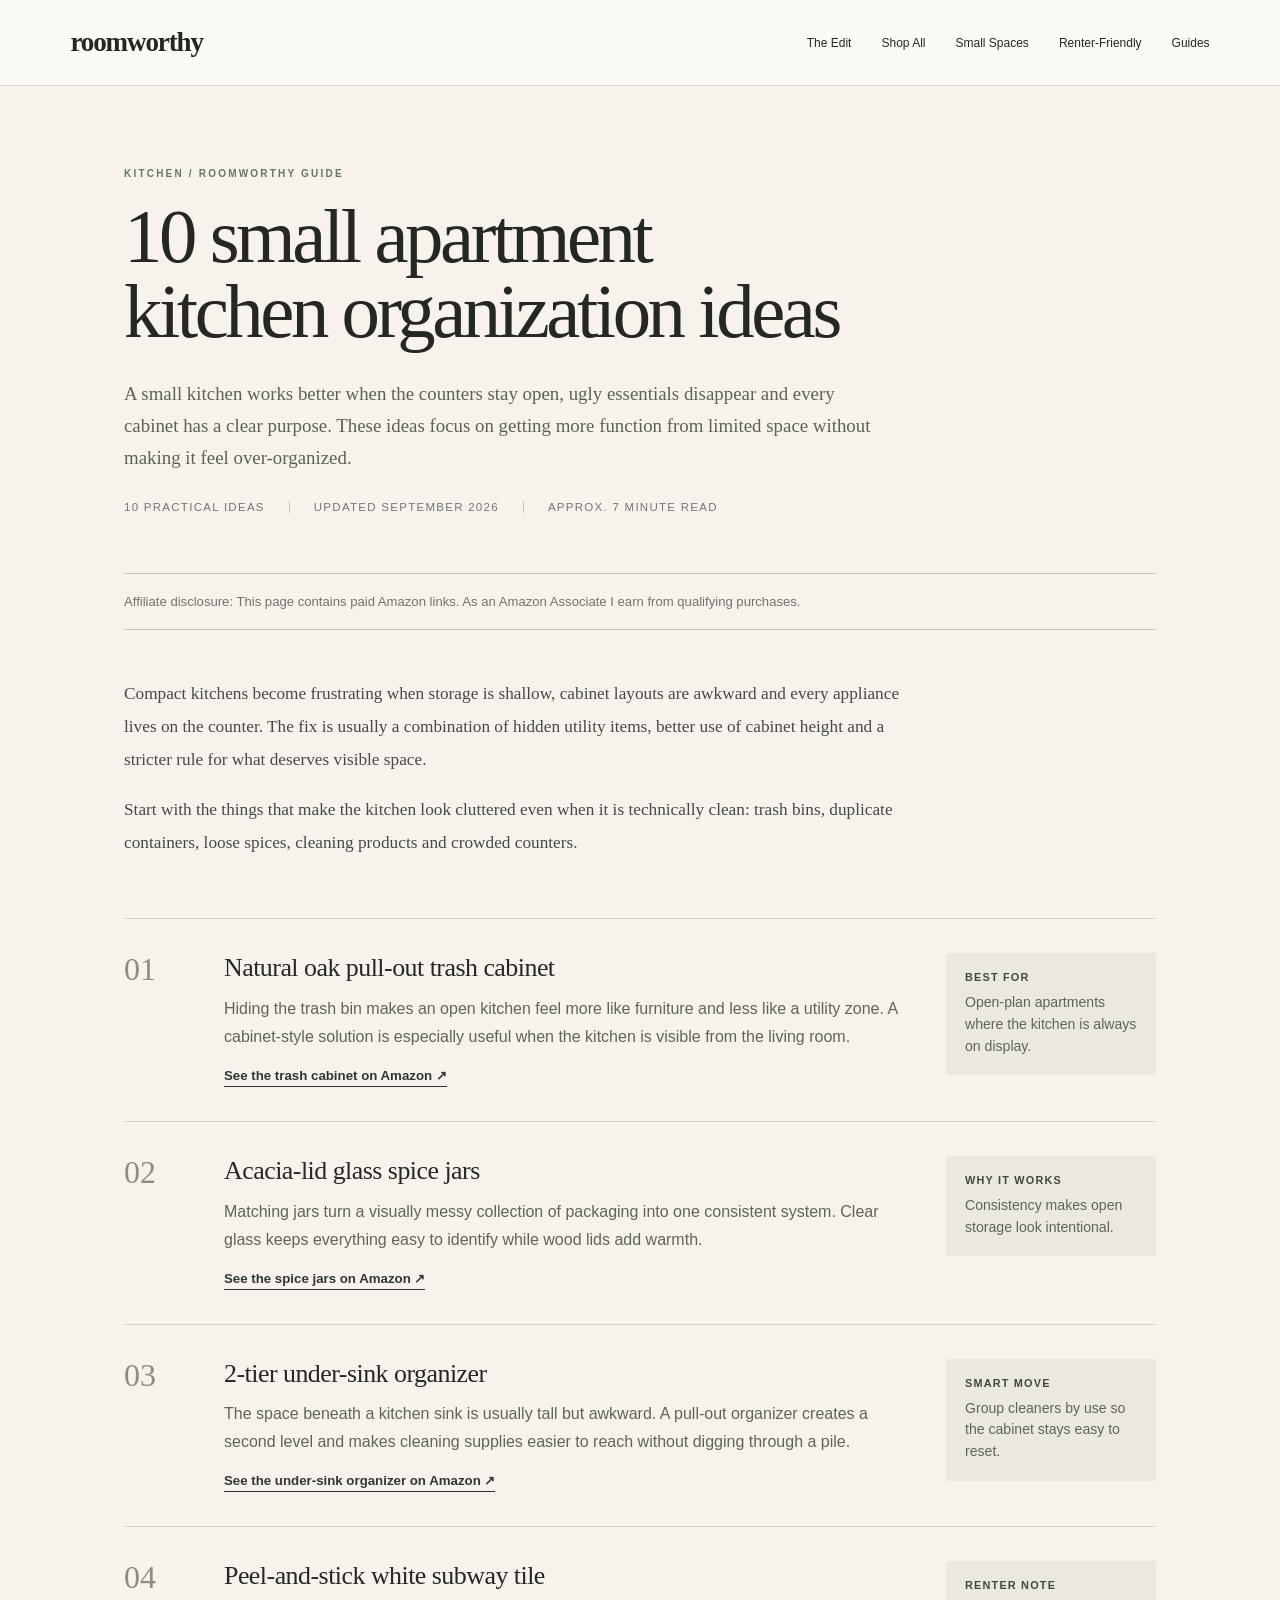
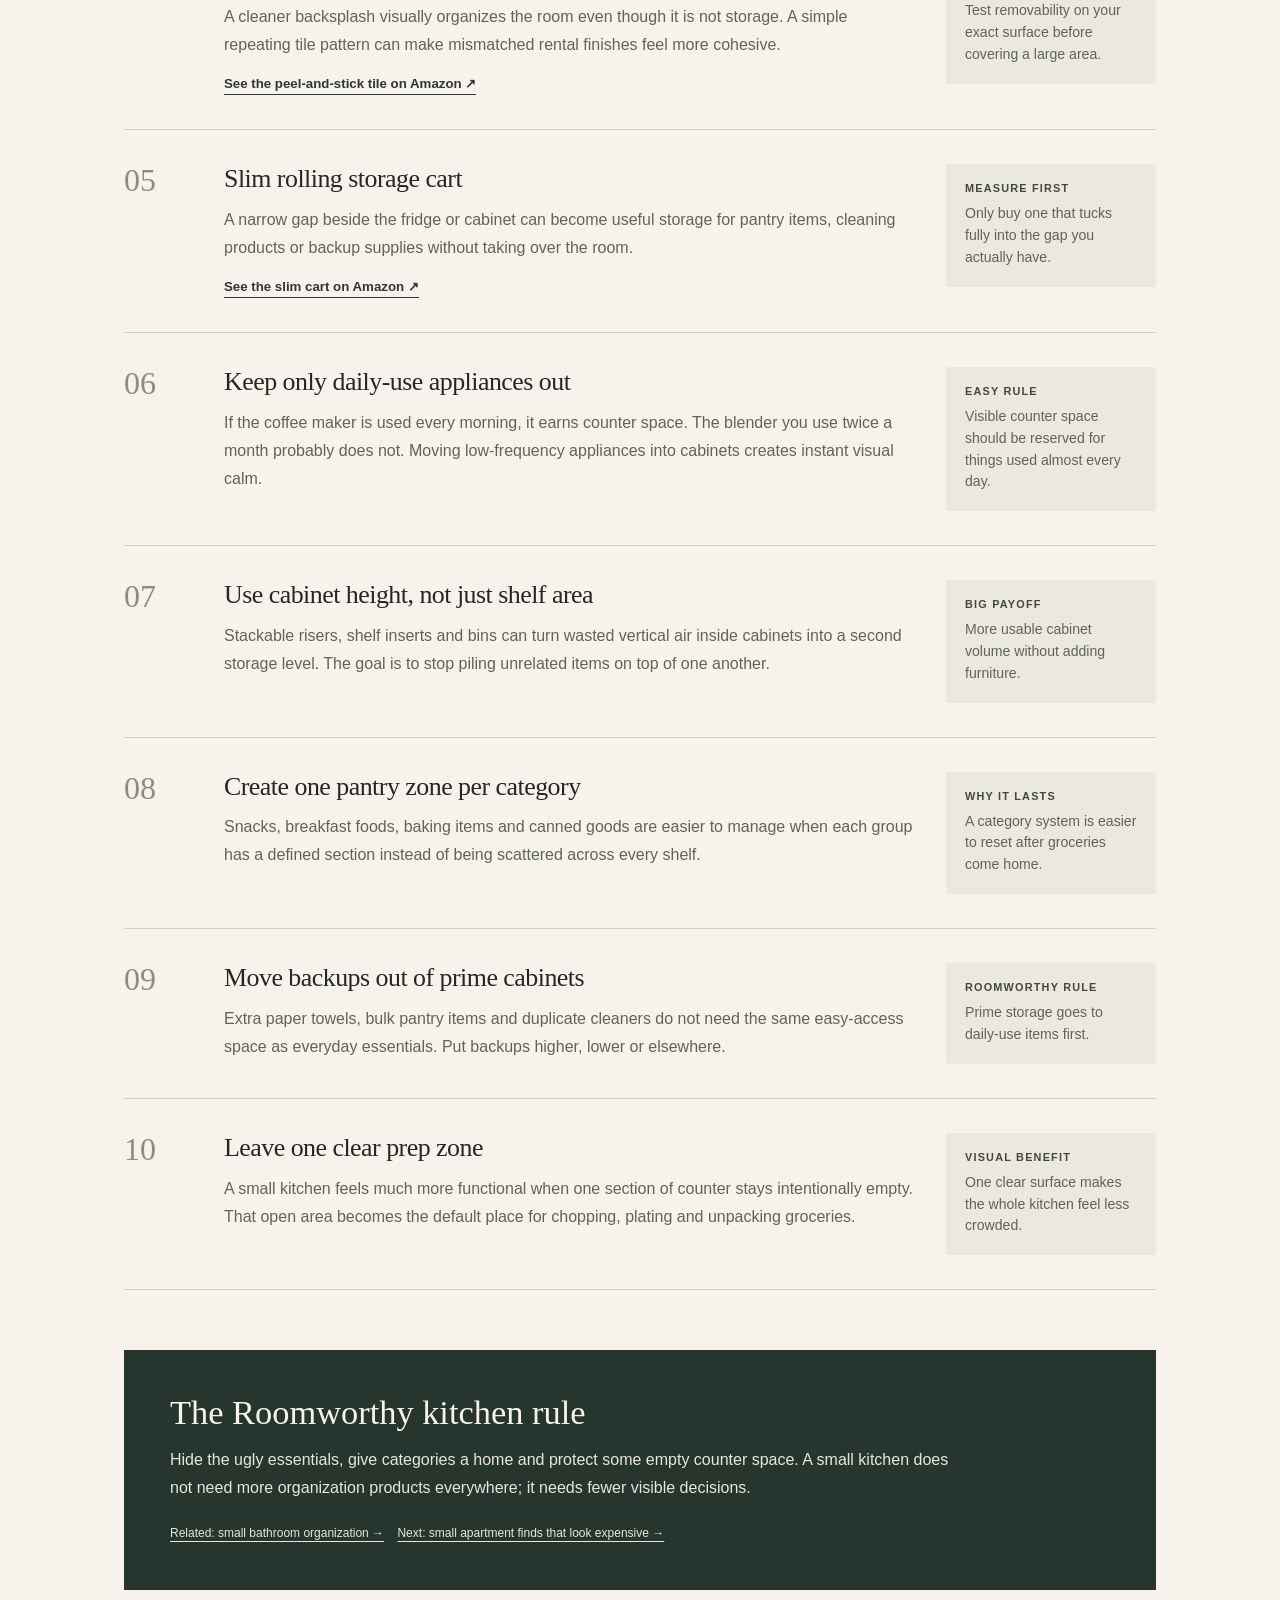
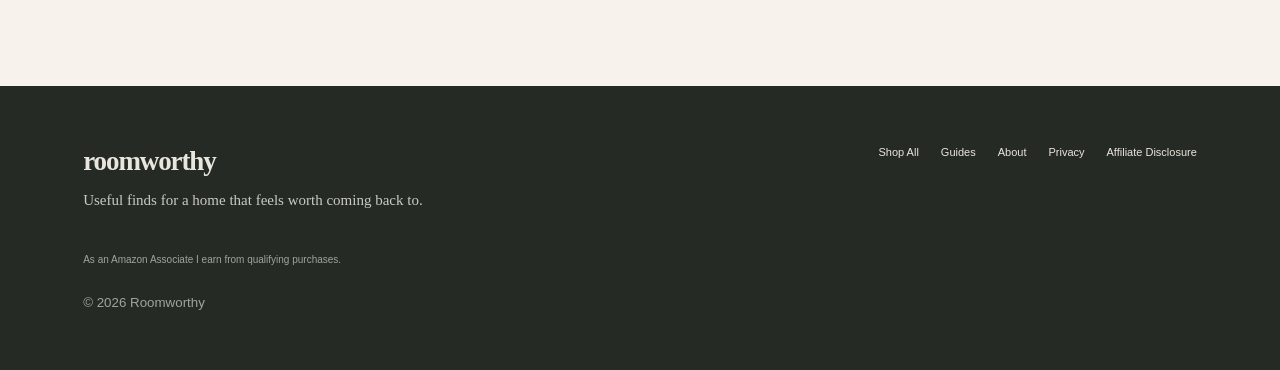
<file: small-apartment-kitchen-organization.html>
<!doctype html><html lang="en"><head><meta charset="utf-8"><meta name="viewport" content="width=device-width,initial-scale=1"><meta name="description" content="10 small apartment kitchen organization ideas that reduce clutter, improve storage and make a compact rental kitchen feel more intentional."><link rel="canonical" href="https://room-worthy.com/small-apartment-kitchen-organization.html"><meta property="og:type" content="article"><meta property="og:site_name" content="Roomworthy"><meta property="og:title" content="10 Small Apartment Kitchen Organization Ideas"><meta property="og:description" content="Practical kitchen organization ideas for renters and small spaces, from hidden trash to under-sink storage and cleaner counters."><meta property="og:url" content="https://room-worthy.com/small-apartment-kitchen-organization.html"><title>10 Small Apartment Kitchen Organization Ideas | Roomworthy</title><script async src="https://www.googletagmanager.com/gtag/js?id=G-VHHW3KEQH3"></script><script defer src="analytics.js?v=1"></script><script type="application/ld+json">{"@context":"https://schema.org","@type":"Article","headline":"10 Small Apartment Kitchen Organization Ideas","description":"Practical kitchen organization ideas for renters and small spaces.","datePublished":"2026-09-09","dateModified":"2026-09-09","author":{"@type":"Organization","name":"Roomworthy"},"publisher":{"@type":"Organization","name":"Roomworthy"},"mainEntityOfPage":"https://room-worthy.com/small-apartment-kitchen-organization.html"}</script><link rel="stylesheet" href="styles.css"><link rel="stylesheet" href="article.css"></head><body class="article-page"><header class="site-header"><a class="logo" href="index.html">roomworthy</a><nav><a href="index.html#edit">The Edit</a><a href="products.html">Shop All</a><a href="category.html?room=small-spaces">Small Spaces</a><a href="category.html?room=renter-friendly">Renter-Friendly</a><a href="guide.html">Guides</a></nav></header><main><article><header class="article-header"><span class="eyebrow">KITCHEN / ROOMWORTHY GUIDE</span><h1>10 small apartment kitchen organization ideas</h1><p class="article-dek">A small kitchen works better when the counters stay open, ugly essentials disappear and every cabinet has a clear purpose. These ideas focus on getting more function from limited space without making it feel over-organized.</p><div class="article-meta"><span>10 practical ideas</span><span>Updated September 2026</span><span>Approx. 7 minute read</span></div></header><div class="article-shell"><p class="article-note">As an Amazon Associate I earn from qualifying purchases. Product links below are affiliate links.</p><div class="article-intro"><p>Compact kitchens become frustrating when storage is shallow, cabinet layouts are awkward and every appliance lives on the counter. The fix is usually a combination of hidden utility items, better use of cabinet height and a stricter rule for what deserves visible space.</p><p>Start with the things that make the kitchen look cluttered even when it is technically clean: trash bins, duplicate containers, loose spices, cleaning products and crowded counters.</p></div><section class="article-grid"><article class="article-pick"><div class="article-number">01</div><div><h2>Natural oak pull-out trash cabinet</h2><p>Hiding the trash bin makes an open kitchen feel more like furniture and less like a utility zone. A cabinet-style solution is especially useful when the kitchen is visible from the living room.</p><a class="article-cta" href="https://amzn.to/4xEkkun" target="_blank" rel="sponsored nofollow noopener">See the trash cabinet on Amazon (paid link) ↗</a></div><aside class="article-why"><strong>Best for</strong><p>Open-plan apartments where the kitchen is always on display.</p></aside></article><article class="article-pick"><div class="article-number">02</div><div><h2>Acacia-lid glass spice jars</h2><p>Matching jars turn a visually messy collection of packaging into one consistent system. Clear glass keeps everything easy to identify while wood lids add warmth.</p><a class="article-cta" href="https://amzn.to/4AfFBMS" target="_blank" rel="sponsored nofollow noopener">See the spice jars on Amazon (paid link) ↗</a></div><aside class="article-why"><strong>Why it works</strong><p>Consistency makes open storage look intentional.</p></aside></article><article class="article-pick"><div class="article-number">03</div><div><h2>2-tier under-sink organizer</h2><p>The space beneath a kitchen sink is usually tall but awkward. A pull-out organizer creates a second level and makes cleaning supplies easier to reach without digging through a pile.</p><a class="article-cta" href="https://amzn.to/4cy39lS" target="_blank" rel="sponsored nofollow noopener">See the under-sink organizer on Amazon (paid link) ↗</a></div><aside class="article-why"><strong>Smart move</strong><p>Group cleaners by use so the cabinet stays easy to reset.</p></aside></article><article class="article-pick"><div class="article-number">04</div><div><h2>Peel-and-stick white subway tile</h2><p>A cleaner backsplash visually organizes the room even though it is not storage. A simple repeating tile pattern can make mismatched rental finishes feel more cohesive.</p><a class="article-cta" href="https://amzn.to/4gVDogM" target="_blank" rel="sponsored nofollow noopener">See the peel-and-stick tile on Amazon (paid link) ↗</a></div><aside class="article-why"><strong>Renter note</strong><p>Test removability on your exact surface before covering a large area.</p></aside></article><article class="article-pick"><div class="article-number">05</div><div><h2>Slim rolling storage cart</h2><p>A narrow gap beside the fridge or cabinet can become useful storage for pantry items, cleaning products or backup supplies without taking over the room.</p><a class="article-cta" href="https://amzn.to/4ykQg6V" target="_blank" rel="sponsored nofollow noopener">See the slim cart on Amazon (paid link) ↗</a></div><aside class="article-why"><strong>Measure first</strong><p>Only buy one that tucks fully into the gap you actually have.</p></aside></article><article class="article-pick"><div class="article-number">06</div><div><h2>Keep only daily-use appliances out</h2><p>If the coffee maker is used every morning, it earns counter space. The blender you use twice a month probably does not. Moving low-frequency appliances into cabinets creates instant visual calm.</p></div><aside class="article-why"><strong>Easy rule</strong><p>Visible counter space should be reserved for things used almost every day.</p></aside></article><article class="article-pick"><div class="article-number">07</div><div><h2>Use cabinet height, not just shelf area</h2><p>Stackable risers, shelf inserts and bins can turn wasted vertical air inside cabinets into a second storage level. The goal is to stop piling unrelated items on top of one another.</p></div><aside class="article-why"><strong>Big payoff</strong><p>More usable cabinet volume without adding furniture.</p></aside></article><article class="article-pick"><div class="article-number">08</div><div><h2>Create one pantry zone per category</h2><p>Snacks, breakfast foods, baking items and canned goods are easier to manage when each group has a defined section instead of being scattered across every shelf.</p></div><aside class="article-why"><strong>Why it lasts</strong><p>A category system is easier to reset after groceries come home.</p></aside></article><article class="article-pick"><div class="article-number">09</div><div><h2>Move backups out of prime cabinets</h2><p>Extra paper towels, bulk pantry items and duplicate cleaners do not need the same easy-access space as everyday essentials. Put backups higher, lower or elsewhere.</p></div><aside class="article-why"><strong>Roomworthy rule</strong><p>Prime storage goes to daily-use items first.</p></aside></article><article class="article-pick"><div class="article-number">10</div><div><h2>Leave one clear prep zone</h2><p>A small kitchen feels much more functional when one section of counter stays intentionally empty. That open area becomes the default place for chopping, plating and unpacking groceries.</p></div><aside class="article-why"><strong>Visual benefit</strong><p>One clear surface makes the whole kitchen feel less crowded.</p></aside></article></section><section class="article-close"><h2>The Roomworthy kitchen rule</h2><p>Hide the ugly essentials, give categories a home and protect some empty counter space. A small kitchen does not need more organization products everywhere; it needs fewer visible decisions.</p><p><a class="text-button" href="small-bathroom-organization.html">Related: small bathroom organization →</a> &nbsp; <a class="text-button" href="small-apartment-finds.html">Next: small apartment finds that look expensive →</a></p></section></div></article></main><footer><div><a class="logo" href="index.html">roomworthy</a><p>Useful finds for a home that feels worth coming back to.</p></div><div class="footer-links"><a href="products.html">Shop All</a><a href="guide.html">Guides</a><a href="about.html">About</a><a href="privacy.html">Privacy</a><a href="disclosure.html">Affiliate Disclosure</a></div><p class="disclosure">As an Amazon Associate I earn from qualifying purchases.</p><small>© 2026 Roomworthy</small></footer></body></html>
</file>
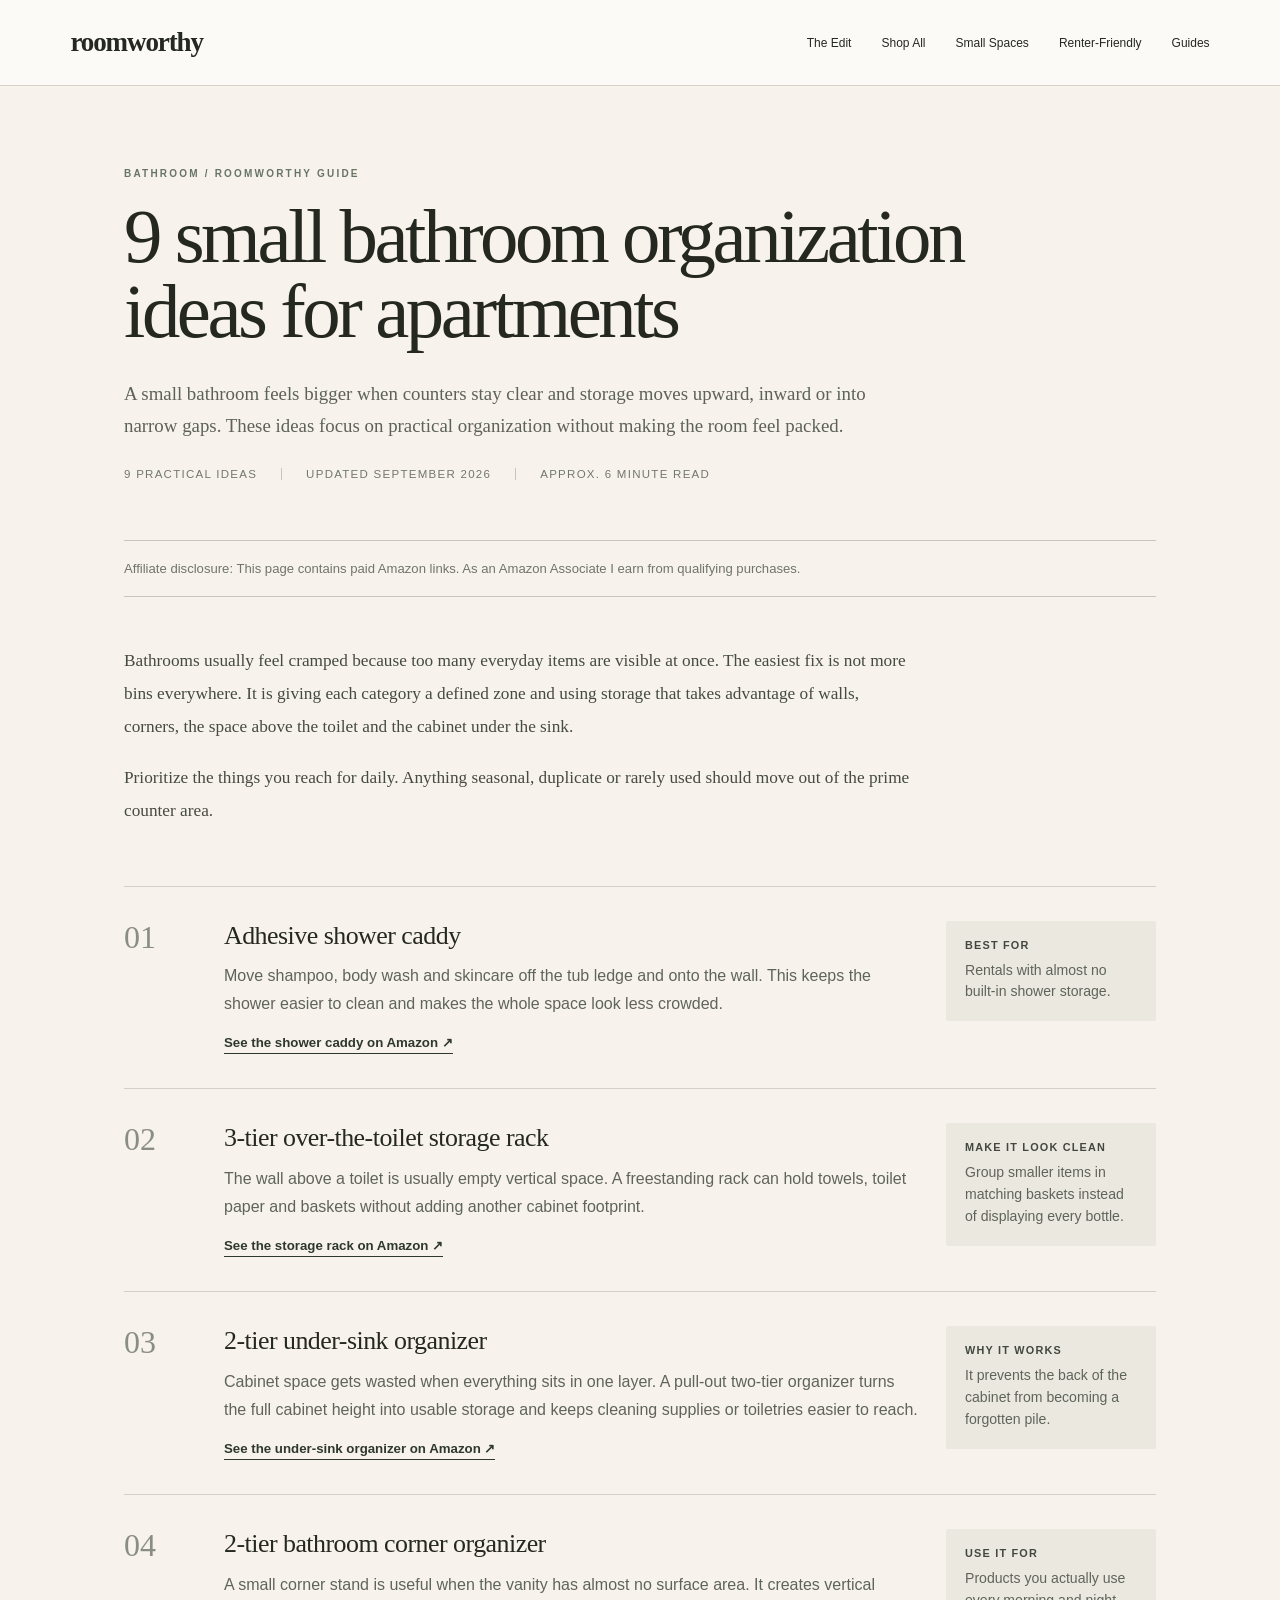
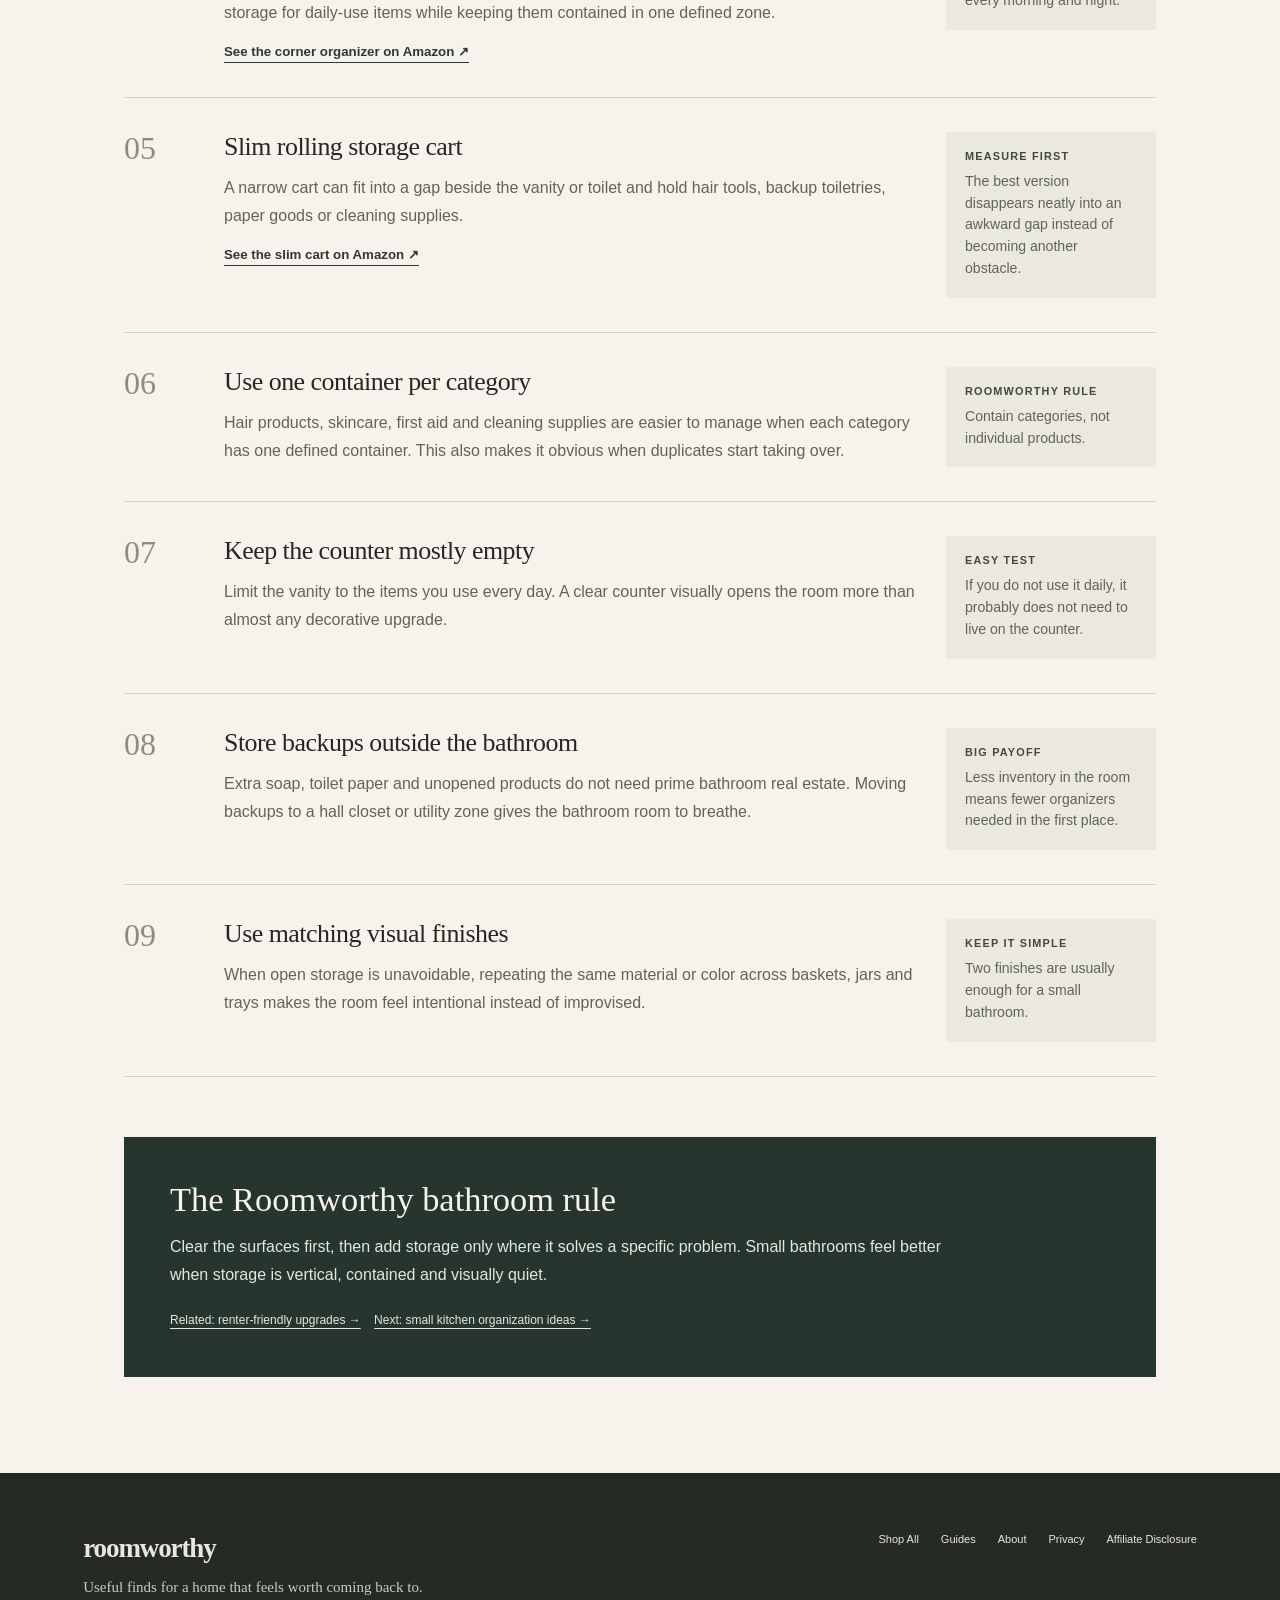
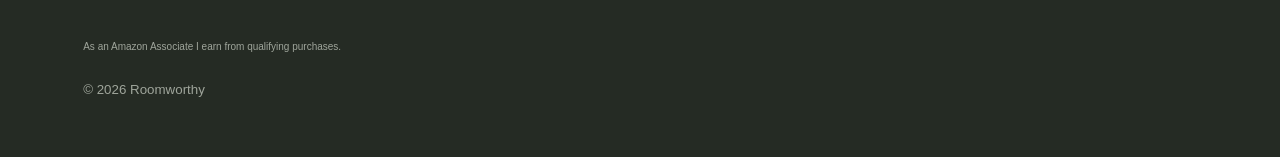
<file: small-bathroom-organization.html>
<!doctype html><html lang="en"><head><meta charset="utf-8"><meta name="viewport" content="width=device-width,initial-scale=1"><meta name="description" content="9 small bathroom organization ideas for apartments that reduce counter clutter, use vertical space and make a compact bathroom feel calmer."><link rel="canonical" href="https://room-worthy.com/small-bathroom-organization.html"><meta property="og:type" content="article"><meta property="og:site_name" content="Roomworthy"><meta property="og:title" content="9 Small Bathroom Organization Ideas for Apartments"><meta property="og:description" content="Practical bathroom storage ideas for renters and small spaces, from shower storage to narrow carts and under-sink organization."><meta property="og:url" content="https://room-worthy.com/small-bathroom-organization.html"><title>9 Small Bathroom Organization Ideas for Apartments | Roomworthy</title><script async src="https://www.googletagmanager.com/gtag/js?id=G-VHHW3KEQH3"></script><script defer src="analytics.js?v=1"></script><script type="application/ld+json">{"@context":"https://schema.org","@type":"Article","headline":"9 Small Bathroom Organization Ideas for Apartments","description":"Practical bathroom storage ideas for renters and small spaces.","datePublished":"2026-09-09","dateModified":"2026-09-09","author":{"@type":"Organization","name":"Roomworthy"},"publisher":{"@type":"Organization","name":"Roomworthy"},"mainEntityOfPage":"https://room-worthy.com/small-bathroom-organization.html"}</script><link rel="stylesheet" href="styles.css"><link rel="stylesheet" href="article.css"></head><body class="article-page"><header class="site-header"><a class="logo" href="index.html">roomworthy</a><nav><a href="index.html#edit">The Edit</a><a href="products.html">Shop All</a><a href="category.html?room=small-spaces">Small Spaces</a><a href="category.html?room=renter-friendly">Renter-Friendly</a><a href="guide.html">Guides</a></nav></header><main><article><header class="article-header"><span class="eyebrow">BATHROOM / ROOMWORTHY GUIDE</span><h1>9 small bathroom organization ideas for apartments</h1><p class="article-dek">A small bathroom feels bigger when counters stay clear and storage moves upward, inward or into narrow gaps. These ideas focus on practical organization without making the room feel packed.</p><div class="article-meta"><span>9 practical ideas</span><span>Updated September 2026</span><span>Approx. 6 minute read</span></div></header><div class="article-shell"><p class="article-note">As an Amazon Associate I earn from qualifying purchases. Product links below are affiliate links.</p><div class="article-intro"><p>Bathrooms usually feel cramped because too many everyday items are visible at once. The easiest fix is not more bins everywhere. It is giving each category a defined zone and using storage that takes advantage of walls, corners, the space above the toilet and the cabinet under the sink.</p><p>Prioritize the things you reach for daily. Anything seasonal, duplicate or rarely used should move out of the prime counter area.</p></div><section class="article-grid"><article class="article-pick"><div class="article-number">01</div><div><h2>Adhesive shower caddy</h2><p>Move shampoo, body wash and skincare off the tub ledge and onto the wall. This keeps the shower easier to clean and makes the whole space look less crowded.</p><a class="article-cta" href="https://amzn.to/4ihNn2g" target="_blank" rel="sponsored nofollow noopener">See the shower caddy on Amazon (paid link) ↗</a></div><aside class="article-why"><strong>Best for</strong><p>Rentals with almost no built-in shower storage.</p></aside></article><article class="article-pick"><div class="article-number">02</div><div><h2>3-tier over-the-toilet storage rack</h2><p>The wall above a toilet is usually empty vertical space. A freestanding rack can hold towels, toilet paper and baskets without adding another cabinet footprint.</p><a class="article-cta" href="https://amzn.to/4xd1fym" target="_blank" rel="sponsored nofollow noopener">See the storage rack on Amazon (paid link) ↗</a></div><aside class="article-why"><strong>Make it look clean</strong><p>Group smaller items in matching baskets instead of displaying every bottle.</p></aside></article><article class="article-pick"><div class="article-number">03</div><div><h2>2-tier under-sink organizer</h2><p>Cabinet space gets wasted when everything sits in one layer. A pull-out two-tier organizer turns the full cabinet height into usable storage and keeps cleaning supplies or toiletries easier to reach.</p><a class="article-cta" href="https://amzn.to/4cy39lS" target="_blank" rel="sponsored nofollow noopener">See the under-sink organizer on Amazon (paid link) ↗</a></div><aside class="article-why"><strong>Why it works</strong><p>It prevents the back of the cabinet from becoming a forgotten pile.</p></aside></article><article class="article-pick"><div class="article-number">04</div><div><h2>2-tier bathroom corner organizer</h2><p>A small corner stand is useful when the vanity has almost no surface area. It creates vertical storage for daily-use items while keeping them contained in one defined zone.</p><a class="article-cta" href="https://amzn.to/4xPqisI" target="_blank" rel="sponsored nofollow noopener">See the corner organizer on Amazon (paid link) ↗</a></div><aside class="article-why"><strong>Use it for</strong><p>Products you actually use every morning and night.</p></aside></article><article class="article-pick"><div class="article-number">05</div><div><h2>Slim rolling storage cart</h2><p>A narrow cart can fit into a gap beside the vanity or toilet and hold hair tools, backup toiletries, paper goods or cleaning supplies.</p><a class="article-cta" href="https://amzn.to/4ykQg6V" target="_blank" rel="sponsored nofollow noopener">See the slim cart on Amazon (paid link) ↗</a></div><aside class="article-why"><strong>Measure first</strong><p>The best version disappears neatly into an awkward gap instead of becoming another obstacle.</p></aside></article><article class="article-pick"><div class="article-number">06</div><div><h2>Use one container per category</h2><p>Hair products, skincare, first aid and cleaning supplies are easier to manage when each category has one defined container. This also makes it obvious when duplicates start taking over.</p></div><aside class="article-why"><strong>Roomworthy rule</strong><p>Contain categories, not individual products.</p></aside></article><article class="article-pick"><div class="article-number">07</div><div><h2>Keep the counter mostly empty</h2><p>Limit the vanity to the items you use every day. A clear counter visually opens the room more than almost any decorative upgrade.</p></div><aside class="article-why"><strong>Easy test</strong><p>If you do not use it daily, it probably does not need to live on the counter.</p></aside></article><article class="article-pick"><div class="article-number">08</div><div><h2>Store backups outside the bathroom</h2><p>Extra soap, toilet paper and unopened products do not need prime bathroom real estate. Moving backups to a hall closet or utility zone gives the bathroom room to breathe.</p></div><aside class="article-why"><strong>Big payoff</strong><p>Less inventory in the room means fewer organizers needed in the first place.</p></aside></article><article class="article-pick"><div class="article-number">09</div><div><h2>Use matching visual finishes</h2><p>When open storage is unavoidable, repeating the same material or color across baskets, jars and trays makes the room feel intentional instead of improvised.</p></div><aside class="article-why"><strong>Keep it simple</strong><p>Two finishes are usually enough for a small bathroom.</p></aside></article></section><section class="article-close"><h2>The Roomworthy bathroom rule</h2><p>Clear the surfaces first, then add storage only where it solves a specific problem. Small bathrooms feel better when storage is vertical, contained and visually quiet.</p><p><a class="text-button" href="renter-friendly-upgrades.html">Related: renter-friendly upgrades →</a> &nbsp; <a class="text-button" href="small-apartment-kitchen-organization.html">Next: small kitchen organization ideas →</a></p></section></div></article></main><footer><div><a class="logo" href="index.html">roomworthy</a><p>Useful finds for a home that feels worth coming back to.</p></div><div class="footer-links"><a href="products.html">Shop All</a><a href="guide.html">Guides</a><a href="about.html">About</a><a href="privacy.html">Privacy</a><a href="disclosure.html">Affiliate Disclosure</a></div><p class="disclosure">As an Amazon Associate I earn from qualifying purchases.</p><small>© 2026 Roomworthy</small></footer></body></html>
</file>
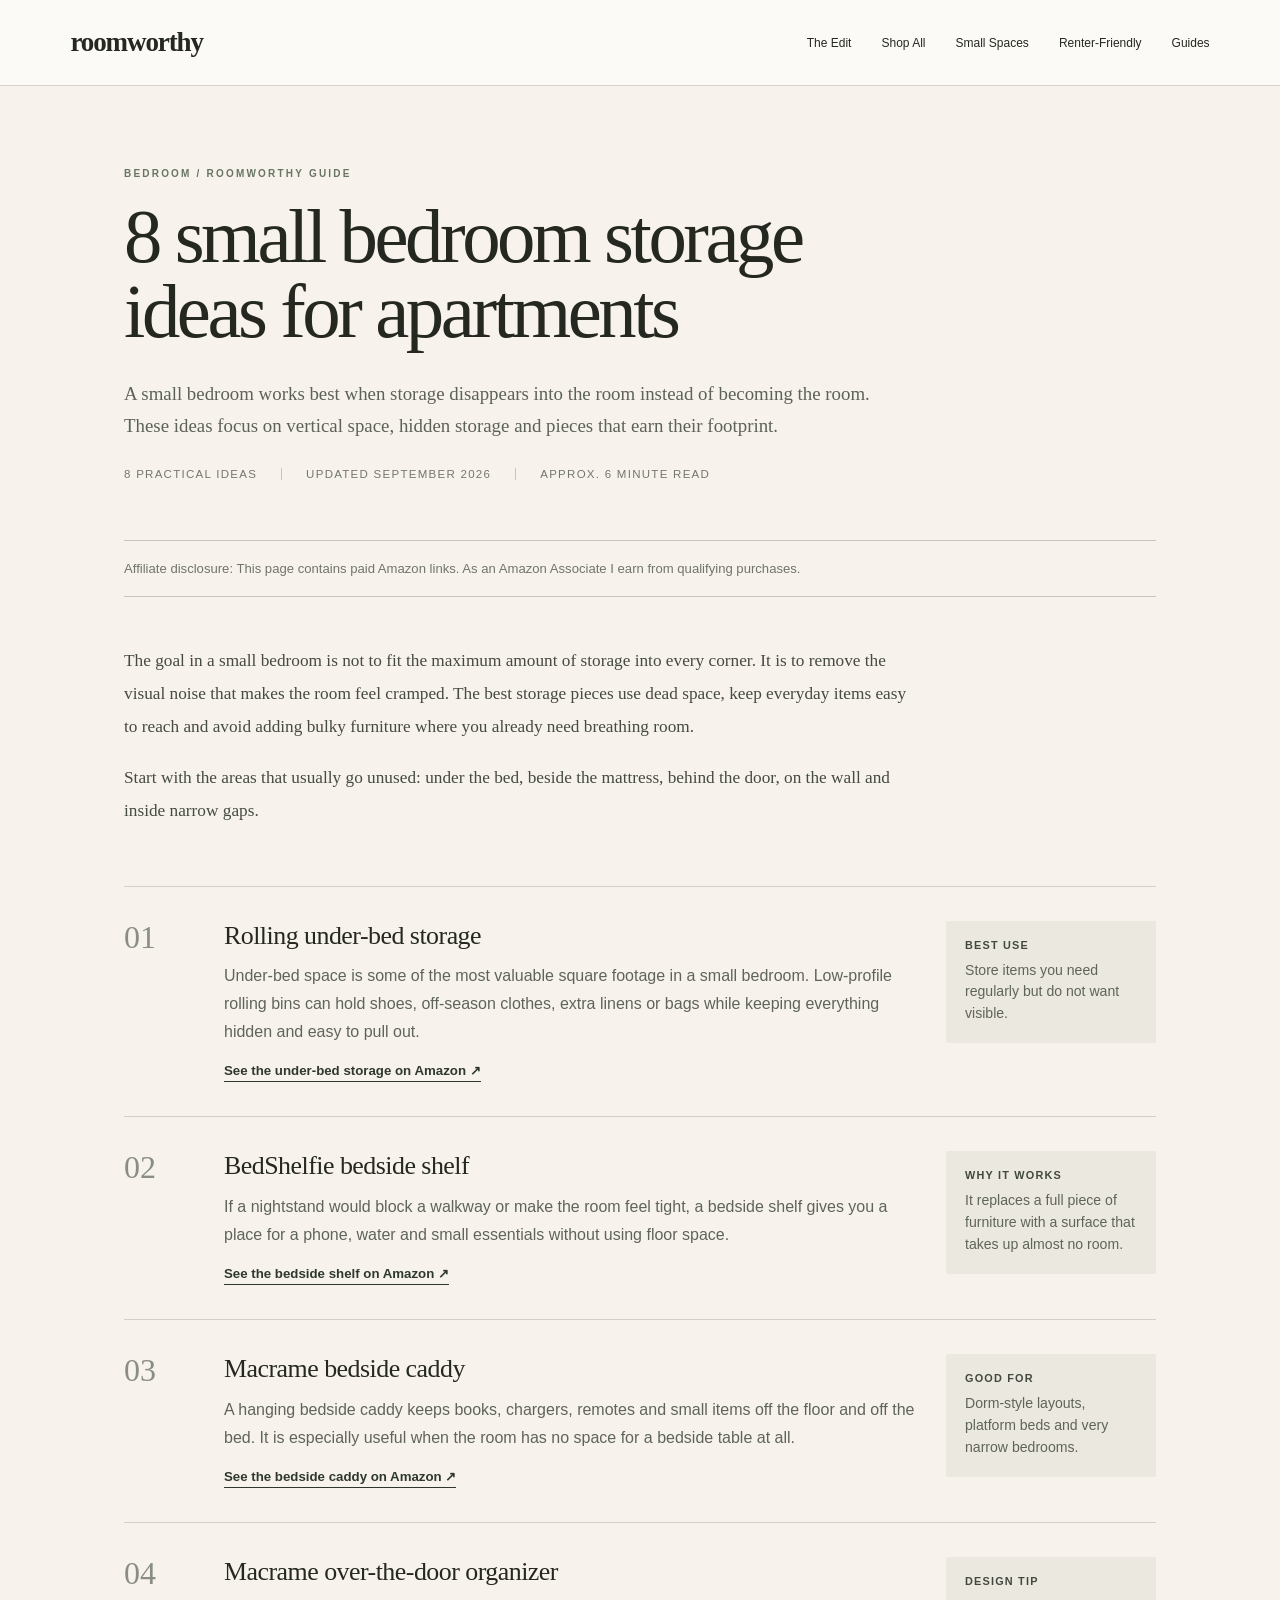
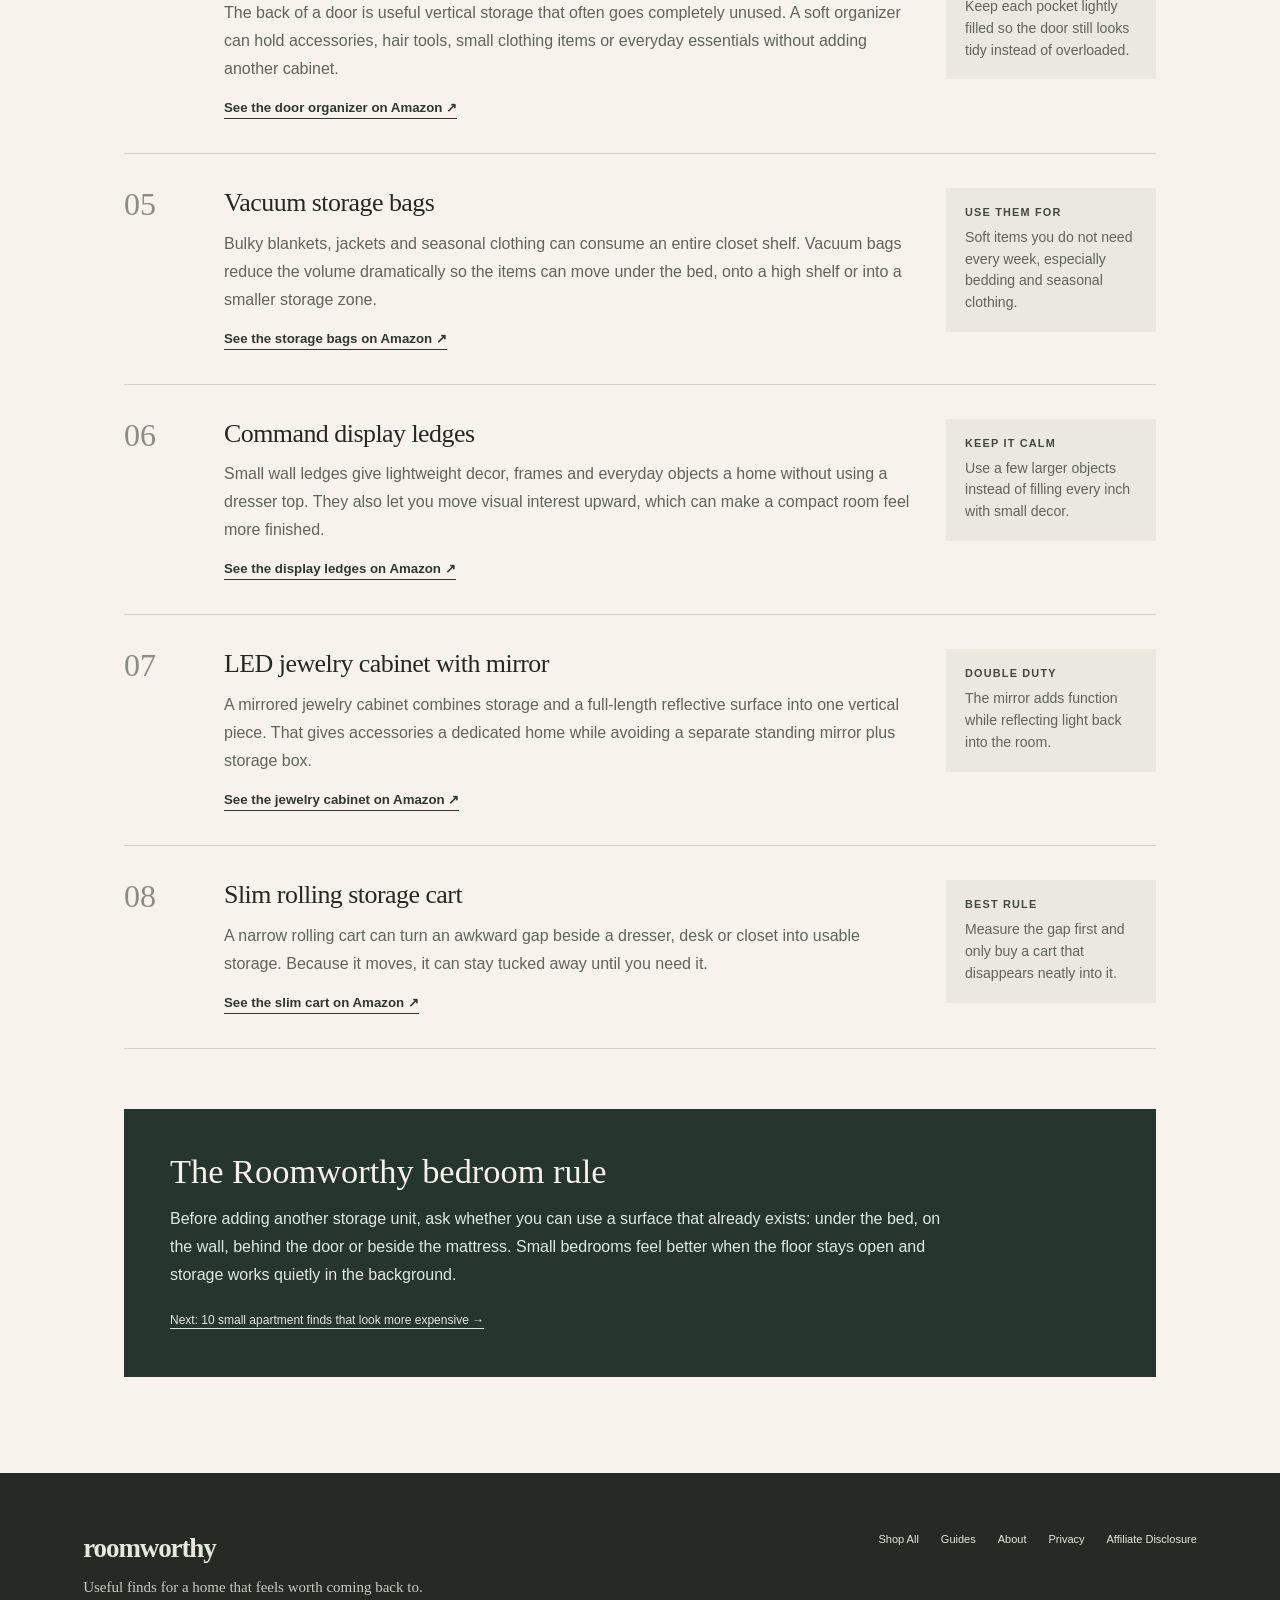
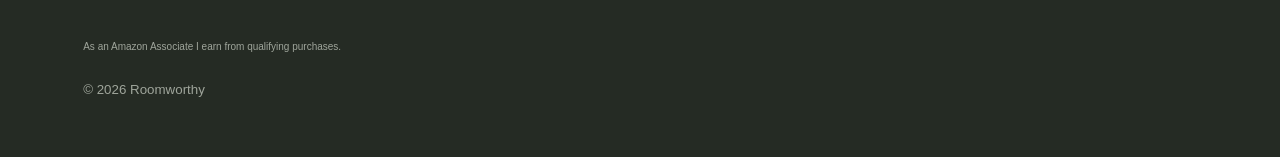
<file: small-bedroom-storage.html>
<!doctype html><html lang="en"><head><meta charset="utf-8"><meta name="viewport" content="width=device-width,initial-scale=1"><meta name="description" content="Small bedroom storage ideas for apartments that save floor space, reduce clutter and keep the room calm and intentional."><link rel="canonical" href="https://room-worthy.com/small-bedroom-storage.html"><meta property="og:type" content="article"><meta property="og:site_name" content="Roomworthy"><meta property="og:title" content="8 Small Bedroom Storage Ideas for Apartments"><meta property="og:description" content="Space-saving bedroom storage ideas that keep small rooms organized without making them feel crowded."><meta property="og:url" content="https://room-worthy.com/small-bedroom-storage.html"><title>8 Small Bedroom Storage Ideas for Apartments | Roomworthy</title><script async src="https://www.googletagmanager.com/gtag/js?id=G-VHHW3KEQH3"></script><script defer src="analytics.js?v=1"></script><script type="application/ld+json">{"@context":"https://schema.org","@type":"Article","headline":"8 Small Bedroom Storage Ideas for Apartments","description":"Space-saving bedroom storage ideas that keep small rooms organized without making them feel crowded.","datePublished":"2026-09-09","dateModified":"2026-09-09","author":{"@type":"Organization","name":"Roomworthy"},"publisher":{"@type":"Organization","name":"Roomworthy"},"mainEntityOfPage":"https://room-worthy.com/small-bedroom-storage.html"}</script><link rel="stylesheet" href="styles.css"><link rel="stylesheet" href="article.css"></head><body class="article-page"><header class="site-header"><a class="logo" href="index.html">roomworthy</a><nav><a href="index.html#edit">The Edit</a><a href="products.html">Shop All</a><a href="category.html?room=small-spaces">Small Spaces</a><a href="category.html?room=renter-friendly">Renter-Friendly</a><a href="guide.html">Guides</a></nav></header><main><article><header class="article-header"><span class="eyebrow">BEDROOM / ROOMWORTHY GUIDE</span><h1>8 small bedroom storage ideas for apartments</h1><p class="article-dek">A small bedroom works best when storage disappears into the room instead of becoming the room. These ideas focus on vertical space, hidden storage and pieces that earn their footprint.</p><div class="article-meta"><span>8 practical ideas</span><span>Updated September 2026</span><span>Approx. 6 minute read</span></div></header><div class="article-shell"><p class="article-note">As an Amazon Associate I earn from qualifying purchases. Product links below are affiliate links.</p><div class="article-intro"><p>The goal in a small bedroom is not to fit the maximum amount of storage into every corner. It is to remove the visual noise that makes the room feel cramped. The best storage pieces use dead space, keep everyday items easy to reach and avoid adding bulky furniture where you already need breathing room.</p><p>Start with the areas that usually go unused: under the bed, beside the mattress, behind the door, on the wall and inside narrow gaps.</p></div><section class="article-grid"><article class="article-pick"><div class="article-number">01</div><div><h2>Rolling under-bed storage</h2><p>Under-bed space is some of the most valuable square footage in a small bedroom. Low-profile rolling bins can hold shoes, off-season clothes, extra linens or bags while keeping everything hidden and easy to pull out.</p><a class="article-cta" href="https://amzn.to/46dpNwh" target="_blank" rel="sponsored nofollow noopener">See the under-bed storage on Amazon (paid link) ↗</a></div><aside class="article-why"><strong>Best use</strong><p>Store items you need regularly but do not want visible.</p></aside></article><article class="article-pick"><div class="article-number">02</div><div><h2>BedShelfie bedside shelf</h2><p>If a nightstand would block a walkway or make the room feel tight, a bedside shelf gives you a place for a phone, water and small essentials without using floor space.</p><a class="article-cta" href="https://amzn.to/4A1AUpw" target="_blank" rel="sponsored nofollow noopener">See the bedside shelf on Amazon (paid link) ↗</a></div><aside class="article-why"><strong>Why it works</strong><p>It replaces a full piece of furniture with a surface that takes up almost no room.</p></aside></article><article class="article-pick"><div class="article-number">03</div><div><h2>Macrame bedside caddy</h2><p>A hanging bedside caddy keeps books, chargers, remotes and small items off the floor and off the bed. It is especially useful when the room has no space for a bedside table at all.</p><a class="article-cta" href="https://amzn.to/4x9ROQ8" target="_blank" rel="sponsored nofollow noopener">See the bedside caddy on Amazon (paid link) ↗</a></div><aside class="article-why"><strong>Good for</strong><p>Dorm-style layouts, platform beds and very narrow bedrooms.</p></aside></article><article class="article-pick"><div class="article-number">04</div><div><h2>Macrame over-the-door organizer</h2><p>The back of a door is useful vertical storage that often goes completely unused. A soft organizer can hold accessories, hair tools, small clothing items or everyday essentials without adding another cabinet.</p><a class="article-cta" href="https://amzn.to/4cyPxa5" target="_blank" rel="sponsored nofollow noopener">See the door organizer on Amazon (paid link) ↗</a></div><aside class="article-why"><strong>Design tip</strong><p>Keep each pocket lightly filled so the door still looks tidy instead of overloaded.</p></aside></article><article class="article-pick"><div class="article-number">05</div><div><h2>Vacuum storage bags</h2><p>Bulky blankets, jackets and seasonal clothing can consume an entire closet shelf. Vacuum bags reduce the volume dramatically so the items can move under the bed, onto a high shelf or into a smaller storage zone.</p><a class="article-cta" href="https://amzn.to/3UETQui" target="_blank" rel="sponsored nofollow noopener">See the storage bags on Amazon (paid link) ↗</a></div><aside class="article-why"><strong>Use them for</strong><p>Soft items you do not need every week, especially bedding and seasonal clothing.</p></aside></article><article class="article-pick"><div class="article-number">06</div><div><h2>Command display ledges</h2><p>Small wall ledges give lightweight decor, frames and everyday objects a home without using a dresser top. They also let you move visual interest upward, which can make a compact room feel more finished.</p><a class="article-cta" href="https://amzn.to/4gYmM84" target="_blank" rel="sponsored nofollow noopener">See the display ledges on Amazon (paid link) ↗</a></div><aside class="article-why"><strong>Keep it calm</strong><p>Use a few larger objects instead of filling every inch with small decor.</p></aside></article><article class="article-pick"><div class="article-number">07</div><div><h2>LED jewelry cabinet with mirror</h2><p>A mirrored jewelry cabinet combines storage and a full-length reflective surface into one vertical piece. That gives accessories a dedicated home while avoiding a separate standing mirror plus storage box.</p><a class="article-cta" href="https://amzn.to/3SV6Nzr" target="_blank" rel="sponsored nofollow noopener">See the jewelry cabinet on Amazon (paid link) ↗</a></div><aside class="article-why"><strong>Double duty</strong><p>The mirror adds function while reflecting light back into the room.</p></aside></article><article class="article-pick"><div class="article-number">08</div><div><h2>Slim rolling storage cart</h2><p>A narrow rolling cart can turn an awkward gap beside a dresser, desk or closet into usable storage. Because it moves, it can stay tucked away until you need it.</p><a class="article-cta" href="https://amzn.to/4ykQg6V" target="_blank" rel="sponsored nofollow noopener">See the slim cart on Amazon (paid link) ↗</a></div><aside class="article-why"><strong>Best rule</strong><p>Measure the gap first and only buy a cart that disappears neatly into it.</p></aside></article></section><section class="article-close"><h2>The Roomworthy bedroom rule</h2><p>Before adding another storage unit, ask whether you can use a surface that already exists: under the bed, on the wall, behind the door or beside the mattress. Small bedrooms feel better when the floor stays open and storage works quietly in the background.</p><p><a class="text-button" href="small-apartment-finds.html">Next: 10 small apartment finds that look more expensive →</a></p></section></div></article></main><footer><div><a class="logo" href="index.html">roomworthy</a><p>Useful finds for a home that feels worth coming back to.</p></div><div class="footer-links"><a href="products.html">Shop All</a><a href="guide.html">Guides</a><a href="about.html">About</a><a href="privacy.html">Privacy</a><a href="disclosure.html">Affiliate Disclosure</a></div><p class="disclosure">As an Amazon Associate I earn from qualifying purchases.</p><small>© 2026 Roomworthy</small></footer></body></html>
</file>
<file: styles.css>
:root{--ink:#232820;--forest:#314035;--sage:#8d9a86;--cream:#f5f1e8;--paper:#fbfaf6;--sand:#e8e0d3;--line:#d9d2c7;--muted:#777a72}*{box-sizing:border-box}html{scroll-behavior:smooth}body{margin:0;background:var(--paper);color:var(--ink);font-family:Arial,Helvetica,sans-serif}a{color:inherit;text-decoration:none}img{max-width:100%;display:block}.site-header,header{height:86px;padding:0 5.5vw;display:flex;align-items:center;justify-content:space-between;background:rgba(251,250,246,.96);border-bottom:1px solid var(--line);position:sticky;top:0;z-index:20;backdrop-filter:blur(12px)}.logo{font:700 27px Georgia,serif;letter-spacing:-1.1px}header nav{display:flex;gap:30px;font-size:12px}header nav a{position:relative}header nav a:after{content:"";position:absolute;left:0;right:100%;bottom:-7px;height:1px;background:var(--ink);transition:.2s}header nav a:hover:after{right:0}.eyebrow{font-size:10px;letter-spacing:2.2px;font-weight:700}.hero-new{min-height:720px;padding:75px 6.5vw 80px;display:grid;grid-template-columns:.92fr 1.08fr;gap:7vw;align-items:center;background:linear-gradient(120deg,#f0e9dd 0%,#f5f0e7 55%,#ece5d9 100%)}.hero-copy h1{font:400 clamp(54px,6vw,88px)/.96 Georgia,serif;letter-spacing:-2.5px;margin:20px 0 24px;max-width:780px}.hero-copy h1 em{font-weight:400;color:#687565}.hero-copy p{font:18px/1.7 Georgia,serif;max-width:590px;color:#4e534c}.hero-actions{display:flex;align-items:center;gap:25px;margin-top:28px}.button,.outline-button{display:inline-block;padding:15px 22px;font-size:11px;letter-spacing:1px;text-transform:uppercase}.button{background:var(--ink);color:#fff}.outline-button{border:1px solid #8e9289;background:transparent}.text-button{font-size:12px;text-decoration:underline;text-underline-offset:4px}.hero-showcase{height:560px;position:relative;isolation:isolate}.hero-showcase:before{content:"";position:absolute;inset:8% 9% 2% 3%;background:#d6ccbc;border-radius:48% 48% 6% 6%/38% 38% 4% 4%;z-index:-1}.hero-product{position:absolute;background:#fff;border:1px solid rgba(40,40,30,.09);box-shadow:0 20px 50px rgba(63,55,44,.12);overflow:hidden}.hero-product img{width:auto;height:auto;max-width:100%;max-height:100%;object-fit:contain;background:#fff;padding:10px}.hero-main{width:58%;height:76%;left:8%;top:8%;padding:22px 22px 70px}.hero-main img{height:100%}.hero-main span,.hero-main strong{position:absolute;left:23px}.hero-main span{bottom:45px;font-size:9px;letter-spacing:1.7px;color:var(--muted)}.hero-main strong{bottom:22px;right:18px;font:16px/1.1 Georgia,serif;white-space:nowrap;overflow:hidden;text-overflow:ellipsis}.hero-small{width:31%;height:35%;right:4%;padding:14px 14px 42px}.hero-small.one{top:16%}.hero-small.two{bottom:8%;right:10%}.hero-small span{position:absolute;left:15px;bottom:15px;font-size:9px;letter-spacing:1.5px}.category-rail{display:grid;grid-template-columns:repeat(6,1fr);border-top:1px solid var(--line);border-bottom:1px solid var(--line);background:var(--paper)}.category-rail a{padding:22px 18px;border-right:1px solid var(--line);font:18px Georgia,serif;transition:.2s}.category-rail a:last-child{border-right:0}.category-rail span{display:block;font:9px Arial,sans-serif;letter-spacing:1.5px;color:#92968d;margin-bottom:7px}.category-rail a:hover{background:#f0ece3}.section{padding:105px 6.5vw}.edit-section{background:#fbfaf6}.editorial-heading{display:grid;grid-template-columns:1fr .8fr;gap:10vw;align-items:end;margin-bottom:38px}.editorial-heading h2,.story-card h2,.guides-intro h2{font:400 clamp(42px,5vw,68px)/1 Georgia,serif;letter-spacing:-1.5px;margin:14px 0 0}.editorial-heading p,.guides-intro p{font:16px/1.7 Georgia,serif;color:#62665f;max-width:520px}.affiliate-note{font-size:10px;color:#81857c;margin:0 0 25px}.product-grid{display:grid;grid-template-columns:repeat(3,minmax(0,1fr));gap:42px 26px}.product-card{min-width:0}.product-image-wrap{height:300px;background:#fff;display:grid;place-items:center;overflow:hidden;border:1px solid #ece6da}.product-image{width:auto;height:auto;max-width:92%;max-height:92%;object-fit:contain;padding:10px;transition:transform .22s ease;image-rendering:auto}.product-card:hover .product-image{transform:scale(1.015)}.product-image-wrap.image-missing:after{content:'Image coming soon';font:italic 18px Georgia,serif;color:#999}.product-copy{padding:18px 2px 0}.product-kicker{font-size:9px;letter-spacing:1.6px;font-weight:700;color:#7d8677;text-transform:uppercase}.product-card h3{font:22px/1.22 Georgia,serif;margin:8px 0 9px;letter-spacing:-.2px}.product-card p{font-size:12px;line-height:1.55;color:#72766e;margin:0 0 13px}.shop-button{display:flex;align-items:center;gap:6px;border-top:1px solid var(--line);padding-top:12px;font-size:10px;font-weight:700;letter-spacing:.5px}.shop-button span:last-child{margin-left:auto}.paid-link{font-weight:400;color:#91958c}.center{text-align:center;margin-top:55px}.story-band{margin:25px 6.5vw 110px;display:grid;grid-template-columns:.72fr 1.28fr;background:var(--forest);color:#f4f0e7;min-height:520px}.story-card{padding:70px 58px;display:flex;flex-direction:column;justify-content:center}.story-card p{font:16px/1.7 Georgia,serif;color:#d5dbd2;max-width:440px}.story-card .text-button{margin-top:14px}.story-products{display:grid;grid-template-columns:repeat(3,1fr);gap:1px;background:rgba(255,255,255,.12)}.story-product{background:#eef0e9;color:var(--ink);padding:20px;display:flex;flex-direction:column}.story-product>div{height:260px;background:#fff;display:grid;place-items:center;margin-bottom:18px;border:1px solid #ece6da}.story-product img{width:auto;height:auto;max-width:92%;max-height:92%;object-fit:contain;padding:12px}.story-product span{font-size:9px;letter-spacing:1.5px;color:#7c8279}.story-product strong{font:17px/1.25 Georgia,serif;margin-top:7px}.collections{background:#efe9df}.collection-grid{display:grid;grid-template-columns:repeat(2,1fr);border-top:1px solid #bfb8ad;border-left:1px solid #bfb8ad}.collection-grid a{min-height:220px;padding:34px;border-right:1px solid #bfb8ad;border-bottom:1px solid #bfb8ad;display:flex;flex-direction:column;transition:.2s}.collection-grid a:hover{background:#e4dbcc}.collection-grid span{font:31px Georgia,serif}.collection-grid small{margin-top:10px;color:#74776f}.collection-grid b{margin-top:auto;font-size:11px}.guides-section{padding:110px 6.5vw;background:#fbfaf6;display:grid;grid-template-columns:.72fr 1.28fr;gap:8vw}.guides-intro p{margin-top:24px}.guide-list{border-top:1px solid var(--line)}.guide-list a{display:grid;grid-template-columns:50px 1fr auto;gap:22px;align-items:center;padding:27px 4px;border-bottom:1px solid var(--line)}.guide-list>a>span{font:15px Georgia,serif;color:#989b92}.guide-list small{font-size:9px;letter-spacing:1.4px;color:#858980}.guide-list h3{font:21px/1.2 Georgia,serif;margin:6px 0}.guide-list b{font-size:10px}footer{padding:60px 6.5vw;background:#252b24;color:#e9e6de;display:grid;grid-template-columns:1fr auto;gap:30px;align-items:start}footer>div:first-child p{font:15px Georgia,serif;color:#c7cbc4}.footer-links{display:flex;gap:22px;font-size:11px}.disclosure{grid-column:1/-1;font-size:10px;color:#9fa59b;margin:0}footer small{grid-column:1/-1;color:#9fa59b}.collection-hero{padding:90px 6.5vw 55px;background:#eee8de;border-bottom:1px solid var(--line)}.collection-hero h1{font:400 clamp(50px,6vw,78px) Georgia,serif;margin:14px 0}.collection-hero p{font:17px/1.7 Georgia,serif;color:#62665f}.category-chips{display:flex;gap:8px;flex-wrap:wrap;margin-top:25px}.category-chips a{padding:9px 13px;border:1px solid #c9c2b7;border-radius:999px;font-size:10px}.category-chips a:hover{background:var(--ink);color:#fff}.product-section{padding-top:55px}.page{min-height:620px;padding:100px 10vw;max-width:1000px}.page h1{font:400 clamp(48px,6vw,78px) Georgia,serif}.lead{font:18px/1.7 Georgia,serif}.notice{margin:45px 0;padding:30px;background:#eee8de}.notice h2{font:30px Georgia,serif;margin:0 0 12px}.notice p{line-height:1.7}@media(max-width:1050px){.hero-new{grid-template-columns:1fr;padding-top:55px}.hero-showcase{height:500px}.category-rail{grid-template-columns:repeat(3,1fr)}.product-grid{grid-template-columns:repeat(2,1fr)}.story-band{grid-template-columns:1fr}.story-products{min-height:430px}.guides-section{grid-template-columns:1fr}.editorial-heading{grid-template-columns:1fr;gap:18px}.editorial-heading p{margin:0}header nav{gap:16px}}@media(max-width:720px){header{height:auto;padding:20px 5vw;align-items:flex-start}header nav{flex-direction:column;gap:8px;display:none}.hero-new{padding:55px 6vw}.hero-copy h1{font-size:52px}.hero-showcase{height:410px}.hero-main{width:65%;height:73%;left:0}.hero-small{width:34%;right:0}.category-rail{grid-template-columns:repeat(2,1fr)}.product-grid{grid-template-columns:1fr}.product-image-wrap{height:340px}.story-products{grid-template-columns:1fr}.story-product>div{height:280px}.story-card{padding:50px 30px}.collection-grid{grid-template-columns:1fr}.guides-section{padding:80px 6vw}.guide-list a{grid-template-columns:34px 1fr}.guide-list b{display:none}footer{grid-template-columns:1fr}.footer-links{flex-wrap:wrap}}@media(max-width:460px){.hero-new{padding-top:45px}.hero-copy h1{font-size:44px}.hero-actions{align-items:flex-start;flex-direction:column;gap:14px}.hero-showcase{height:350px}.hero-main{padding:14px 14px 60px}.hero-main strong{font-size:12px}.hero-small{padding:8px 8px 34px}.category-rail a{font-size:16px}.section{padding:75px 6vw}.product-image-wrap{height:280px}.story-band{margin:10px 4vw 80px}.collection-grid span{font-size:26px}}
</file>
<file: style-amazon.css>
:root{--ink:#302724;--forest:#7f5d58;--sage:#b98986;--cream:#f7eeee;--paper:#fffafa;--sand:#ead8d2;--line:#e4d4d0;--muted:#887772}body{background:#fffafa;color:#302724}.site-header,header{background:rgba(255,250,250,.96)}.hero-new{background:linear-gradient(120deg,#f4e1df 0%,#fbf2ef 55%,#ead8d2 100%)}.hero-copy h1 em{color:#9a6e6b}.hero-showcase:before{background:#e5c9c4}.story-band{background:#5a403d}.story-card p{color:#eadfdd}.collections{background:#f4e5e1}.collection-grid a:hover{background:#ead8d2}.product-kicker{color:#9b6f6b}footer{background:#3b2d2b}.logo{letter-spacing:-.7px}.product-image-wrap{background:#fff}.hero-product img,.story-product>div{background:#fff}
</file>
<file: article.css>
.article-page{background:#f7f3ec;color:#252820}

/* Article headers are content headers, not the sticky site navigation. */
.article-page .article-header{height:auto;min-height:0;position:static;top:auto;z-index:auto;display:block;align-items:initial;justify-content:initial;max-width:1080px;margin:0 auto;padding:82px 24px 42px;background:transparent;border:0;backdrop-filter:none}
.article-page .article-header .eyebrow{display:block;margin-bottom:20px;color:#687565}
.article-page .article-header h1{display:block;max-width:940px;font:400 clamp(3rem,6vw,5.35rem)/.98 Georgia,serif;letter-spacing:-.045em;margin:0 0 28px;text-wrap:balance}
.article-dek{max-width:760px;font:1.18rem/1.72 Georgia,serif;color:#5d6258;margin:0}
.article-meta{display:flex;gap:10px 24px;flex-wrap:wrap;margin-top:26px;font-size:.72rem;text-transform:uppercase;letter-spacing:.11em;color:#73776f}
.article-meta span{padding-right:24px;border-right:1px solid #c9c5bc}
.article-meta span:last-child{border-right:0;padding-right:0}
.article-hero-visual{max-width:1080px;margin:0 auto 44px;padding:0 24px;display:grid;grid-template-columns:1.3fr .85fr .85fr;gap:14px}
.article-hero-visual figure{margin:0;background:#fff;border:1px solid #e2dcd1;min-height:280px;display:grid;place-items:center;overflow:hidden}
.article-hero-visual figure:first-child{min-height:390px;grid-row:span 2}
.article-hero-visual img{width:100%;height:100%;object-fit:contain;padding:20px}

.article-shell{max-width:1080px;margin:0 auto;padding:0 24px 96px}
.article-note{border-top:1px solid #c9c5bc;border-bottom:1px solid #c9c5bc;padding:17px 0;margin:18px 0 48px;font-size:.82rem;line-height:1.6;color:#70746b}
.article-intro{max-width:790px;font:1.08rem/1.9 Georgia,serif;margin-bottom:58px;color:#454a42}
.article-intro p{margin:0 0 18px}
.article-grid{display:grid;grid-template-columns:1fr;gap:0;border-bottom:1px solid #d5d0c6}
.article-pick{display:grid;grid-template-columns:72px minmax(0,1fr) 210px;gap:28px;align-items:start;padding:34px 0;border-top:1px solid #d5d0c6}
.article-number{font:400 2rem/1 Georgia,serif;color:#8a8e82}
.article-pick h2{font:400 1.62rem/1.15 Georgia,serif;letter-spacing:-.02em;margin:0 0 12px}
.article-pick p{margin:0;color:#5f645a;line-height:1.75}
.article-why{background:#ebe8df;padding:18px 19px;border-radius:2px}
.article-why strong{display:block;font-size:.68rem;letter-spacing:.11em;text-transform:uppercase;margin-bottom:9px;color:#42483f}
.article-why p{font-size:.88rem;line-height:1.55}
.article-cta{display:inline-flex;margin-top:17px;text-decoration:none;font-size:.83rem;font-weight:700;border-bottom:1px solid currentColor;padding-bottom:3px;color:#2f382f}
.article-cta:hover{opacity:.65}
.article-close{margin-top:60px;padding:44px 46px;background:#26362e;color:#f7f3ec}
.article-close h2{font:400 2.15rem/1.1 Georgia,serif;margin:0 0 14px}
.article-close p{max-width:780px;line-height:1.75;margin:0;color:#e3e7df}
.article-close p+p{margin-top:16px}
.related-guides{margin-top:72px;padding-top:38px;border-top:1px solid #d5d0c6}
.related-heading{display:flex;justify-content:space-between;align-items:end;gap:24px;margin-bottom:26px}
.related-heading .eyebrow{color:#687565}
.related-heading h2{font:400 clamp(2rem,4vw,3rem)/1.05 Georgia,serif;letter-spacing:-.03em;margin:8px 0 0}
.related-grid{display:grid;grid-template-columns:repeat(3,minmax(0,1fr));gap:16px}
.related-card{min-height:210px;padding:24px;background:#eee9df;border:1px solid #ded7cc;display:flex;flex-direction:column;transition:transform .18s ease,background .18s ease}
.related-card:hover{transform:translateY(-2px);background:#e7e0d4}
.related-card small{font-size:.68rem;letter-spacing:.11em;color:#697267}
.related-card h3{font:400 1.3rem/1.25 Georgia,serif;margin:12px 0 22px;letter-spacing:-.015em}
.related-card b{margin-top:auto;font-size:.75rem}
.related-all{display:inline-block;margin-top:22px;font-size:.82rem;font-weight:700;border-bottom:1px solid currentColor;padding-bottom:3px}
.guide-hub{max-width:1080px;margin:0 auto;padding:82px 24px 100px}
.guide-hub>.eyebrow{color:#687565}
.guide-hub h1{font:400 clamp(3rem,6vw,5.2rem)/1 Georgia,serif;letter-spacing:-.04em;margin:.2em 0 .25em}
.guide-hub>.article-dek{margin-bottom:54px}
.guide-card{display:grid;grid-template-columns:74px 1fr auto;gap:26px;align-items:center;padding:32px 0;border-top:1px solid #d2cec5;text-decoration:none;color:inherit}
a.guide-card:hover h2{text-decoration:underline;text-underline-offset:5px}
.guide-card span{font:400 1.8rem Georgia,serif;color:#898d82}
.guide-card small{font-size:.7rem;letter-spacing:.11em;color:#747b70}
.guide-card h2{font:400 1.55rem/1.2 Georgia,serif;margin:7px 0 8px;letter-spacing:-.015em}
.guide-card p{margin:0;color:#666b61;line-height:1.6}
.guide-card b{white-space:nowrap;font-size:.78rem}
@media(max-width:760px){.article-page .article-header{padding:56px 20px 32px}.article-page .article-header h1{font-size:clamp(2.65rem,12vw,4rem);line-height:1}.article-meta{display:grid;grid-template-columns:1fr 1fr}.article-meta span{border-right:0;padding-right:0}.article-hero-visual{padding:0 20px;grid-template-columns:1fr 1fr}.article-hero-visual figure:first-child{grid-column:1/-1;grid-row:auto;min-height:330px}.article-hero-visual figure{min-height:220px}.article-shell{padding:0 20px 72px}.article-intro{font-size:1.02rem}.article-pick{grid-template-columns:42px 1fr;gap:18px;padding:28px 0}.article-number{font-size:1.5rem}.article-pick h2{font-size:1.42rem}.article-why{grid-column:2}.article-close{padding:30px 26px}.related-heading{display:block}.related-grid{grid-template-columns:1fr}.related-card{min-height:0}.guide-hub{padding:58px 20px 75px}.guide-card{grid-template-columns:42px 1fr;gap:18px}.guide-card b{grid-column:2}}
@media(max-width:460px){.article-page .article-header h1{font-size:2.55rem}.article-meta{grid-template-columns:1fr}.article-hero-visual{grid-template-columns:1fr}.article-hero-visual figure:first-child{grid-column:1;min-height:280px}.article-hero-visual figure{min-height:210px}.article-pick{grid-template-columns:1fr;gap:10px}.article-number,.article-why{grid-column:1}.article-why{margin-top:6px}.guide-card{grid-template-columns:1fr}.guide-card b{grid-column:1}}
</file>
